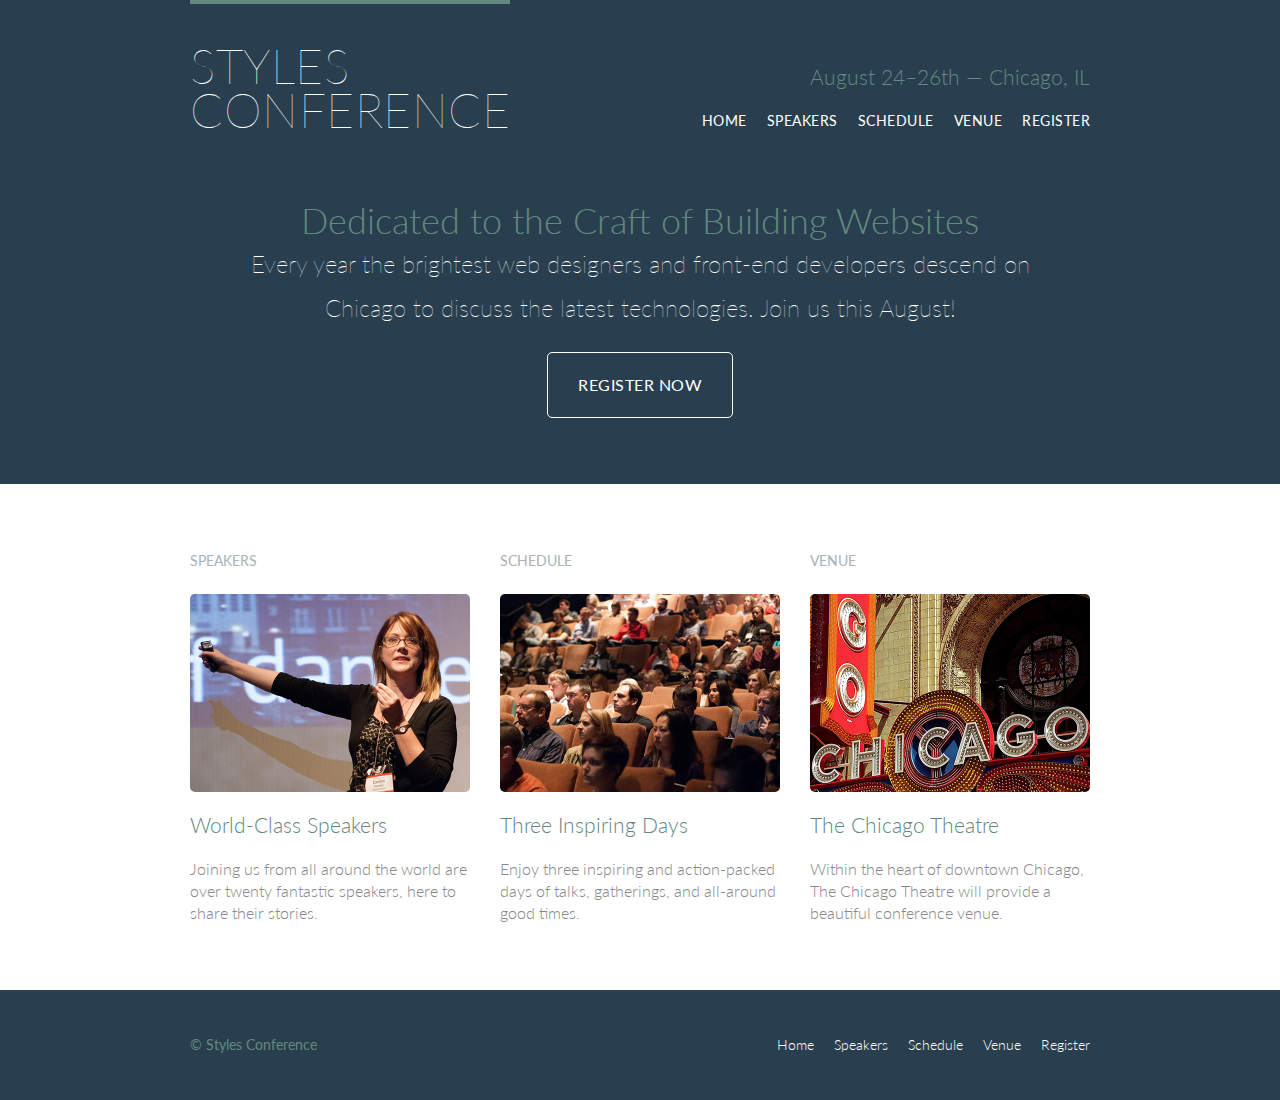
<file: index.html>
<!DOCTYPE html>
<html lang="en">

  <head>
    <meta charset="utf-8">
    <title>Styles Conference</title>
    <link rel="stylesheet" href="assets/stylesheets/main.css">
    <link rel="stylesheet" href="http://fonts.googleapis.com/css?family=Lato:100,300,400">
  </head>

  <body>

    <!-- Header -->

    <header class="primary-header container group">

      <h1 class="logo">
        <a href="index.html">Styles <br> Conference</a>
      </h1>

      <h3 class="tagline">August 24&ndash;26th &mdash; Chicago, IL</h3>

      <nav class="nav primary-nav">
        <ul>
          <li><a href="index.html">Home</a></li><!--
          --><li><a href="speakers.html">Speakers</a></li><!--
          --><li><a href="schedule.html">Schedule</a></li><!--
          --><li><a href="venue.html">Venue</a></li><!--
          --><li><a href="register.html">Register</a></li>
        </ul>
      </nav>

    </header>

    <!-- Hero -->

    <section class="hero container">

      <h2>Dedicated to the Craft of Building Websites</h2>

      <p>Every year the brightest web designers and front-end developers descend on Chicago to discuss the latest technologies. Join us this August!</p>

      <a class="btn btn-alt" href="register.html">Register Now</a>

    </section>

    <!-- Teasers -->

    <section class="row">
      <div class="grid">

        <!-- Speakers -->

        <section class="teaser col-1-3">
          <h5>Speakers</h5>
          <a href="speakers.html">
            <img src="assets/images/home/speakers.jpg" alt="Professional Speaker">
            <h3>World-Class Speakers</h3>
          </a>
          <p>Joining us from all around the world are over twenty fantastic speakers, here to share their stories.</p>
        </section><!--

        Schedule

        --><section class="teaser col-1-3">
          <h5>Schedule</h5>
          <a href="schedule.html">
            <img src="assets/images/home/schedule.jpg" alt="Conference Attendees">
            <h3>Three Inspiring Days</h3>
          </a>
          <p>Enjoy three inspiring and action-packed days of talks, gatherings, and all-around good times.</p>
        </section><!--

        Venue

        --><section class="teaser col-1-3">
          <h5>Venue</h5>
          <a href="venue.html">
            <img src="assets/images/home/venue.jpg" alt="The Chicago Theatre">
            <h3>The Chicago Theatre</h3>
          </a>
          <p>Within the heart of downtown Chicago, The Chicago Theatre will provide a beautiful conference venue.</p>
        </section>

      </div>
    </section>

    <!-- Footer -->

    <footer class="primary-footer container group">

      <small>&copy; Styles Conference</small>

      <nav class="nav">
        <ul>
          <li><a href="index.html">Home</a></li><!--
          --><li><a href="speakers.html">Speakers</a></li><!--
          --><li><a href="schedule.html">Schedule</a></li><!--
          --><li><a href="venue.html">Venue</a></li><!--
          --><li><a href="register.html">Register</a></li>
        </ul>
      </nav>

    </footer>

  </body>
</html>
</file>
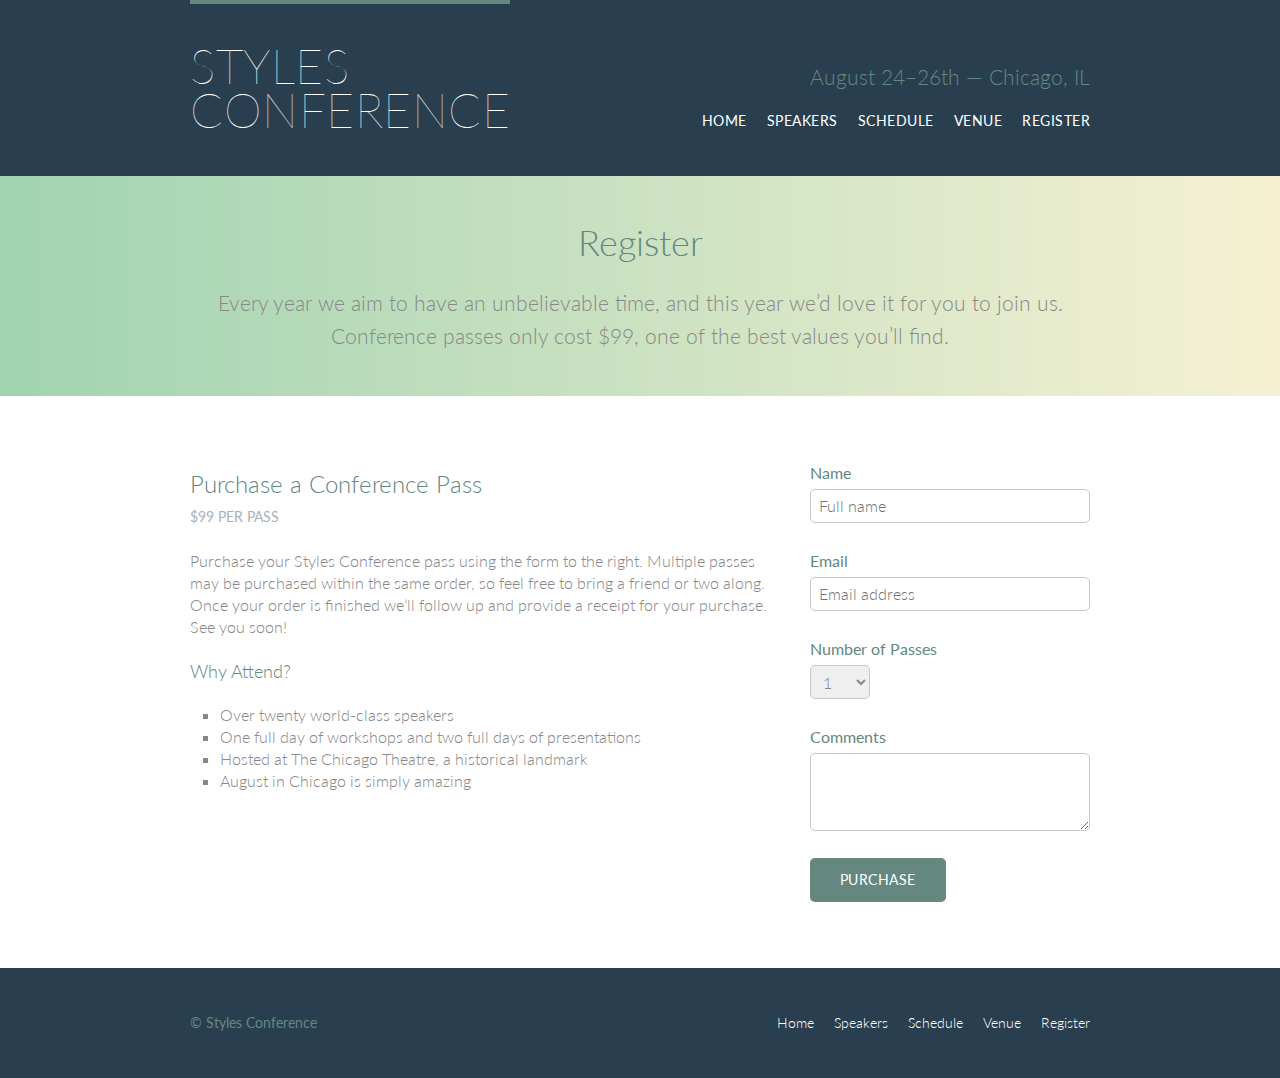
<file: register.html>
<!DOCTYPE html>
<html lang="en">

  <head>
    <meta charset="utf-8">
    <title>Register - Styles Conference</title>
    <link rel="stylesheet" href="assets/stylesheets/main.css">
    <link rel="stylesheet" href="http://fonts.googleapis.com/css?family=Lato:100,300,400">
  </head>

  <body>

    <!-- Header -->

    <header class="primary-header container group">

      <h1 class="logo">
        <a href="index.html">Styles <br> Conference</a>
      </h1>

      <h3 class="tagline">August 24&ndash;26th &mdash; Chicago, IL</h3>

      <nav class="nav primary-nav">
        <ul>
          <li><a href="index.html">Home</a></li><!--
          --><li><a href="speakers.html">Speakers</a></li><!--
          --><li><a href="schedule.html">Schedule</a></li><!--
          --><li><a href="venue.html">Venue</a></li><!--
          --><li><a href="register.html">Register</a></li>
        </ul>
      </nav>

    </header>

    <!-- Lead -->

    <section class="row-alt">
      <div class="lead container">

        <h1>Register</h1>

        <p>Every year we aim to have an unbelievable time, and this year we&#8217;d love it for you to join us. Conference passes only cost $99, one of the best values you&#8217;ll find.</p>

      </div>
    </section>

    <!-- Main content -->

    <section class="row">
      <div class="grid">

        <!-- Details -->

        <section class="col-2-3">

          <h2>Purchase a Conference Pass</h2>
          <h5>$99 per Pass</h5>

          <p>Purchase your Styles Conference pass using the form to the right. Multiple passes may be purchased within the same order, so feel free to bring a friend or two along. Once your order is finished we&#8217;ll follow up and provide a receipt for your purchase. See you soon!</p>

          <h4>Why Attend?</h4>

          <ul class="why-attend">
            <li>Over twenty world-class speakers</li>
            <li>One full day of workshops and two full days of presentations</li>
            <li>Hosted at The Chicago Theatre, a historical landmark</li>
            <li>August in Chicago is simply amazing</li>
          </ul>

        </section><!--

        Registration form

        --><form class="col-1-3" action="#" method="post">

          <fieldset class="register-group">

            <label>
              Name
              <input type="text" name="name" placeholder="Full name" required>
            </label>

            <label>
              Email
              <input type="email" name="email" placeholder="Email address" required>
            </label>

            <label>
              Number of Passes
              <select name="quantity" required>
                <option value="1" selected>1</option>
                <option value="2">2</option>
                <option value="3">3</option>
                <option value="4">4</option>
                <option value="5">5</option>
              </select>
            </label>

            <label>
              Comments
              <textarea name="comments"></textarea>
            </label>

          </fieldset>

          <input class="btn btn-default" type="submit" name="submit" value="Purchase">

        </form>

      </div>
    </section>

    <!-- Footer -->

    <footer class="primary-footer container group">

      <small>&copy; Styles Conference</small>

      <nav class="nav">
        <ul>
          <li><a href="index.html">Home</a></li><!--
          --><li><a href="speakers.html">Speakers</a></li><!--
          --><li><a href="schedule.html">Schedule</a></li><!--
          --><li><a href="venue.html">Venue</a></li><!--
          --><li><a href="register.html">Register</a></li>
        </ul>
      </nav>

    </footer>

  </body>
</html>
</file>
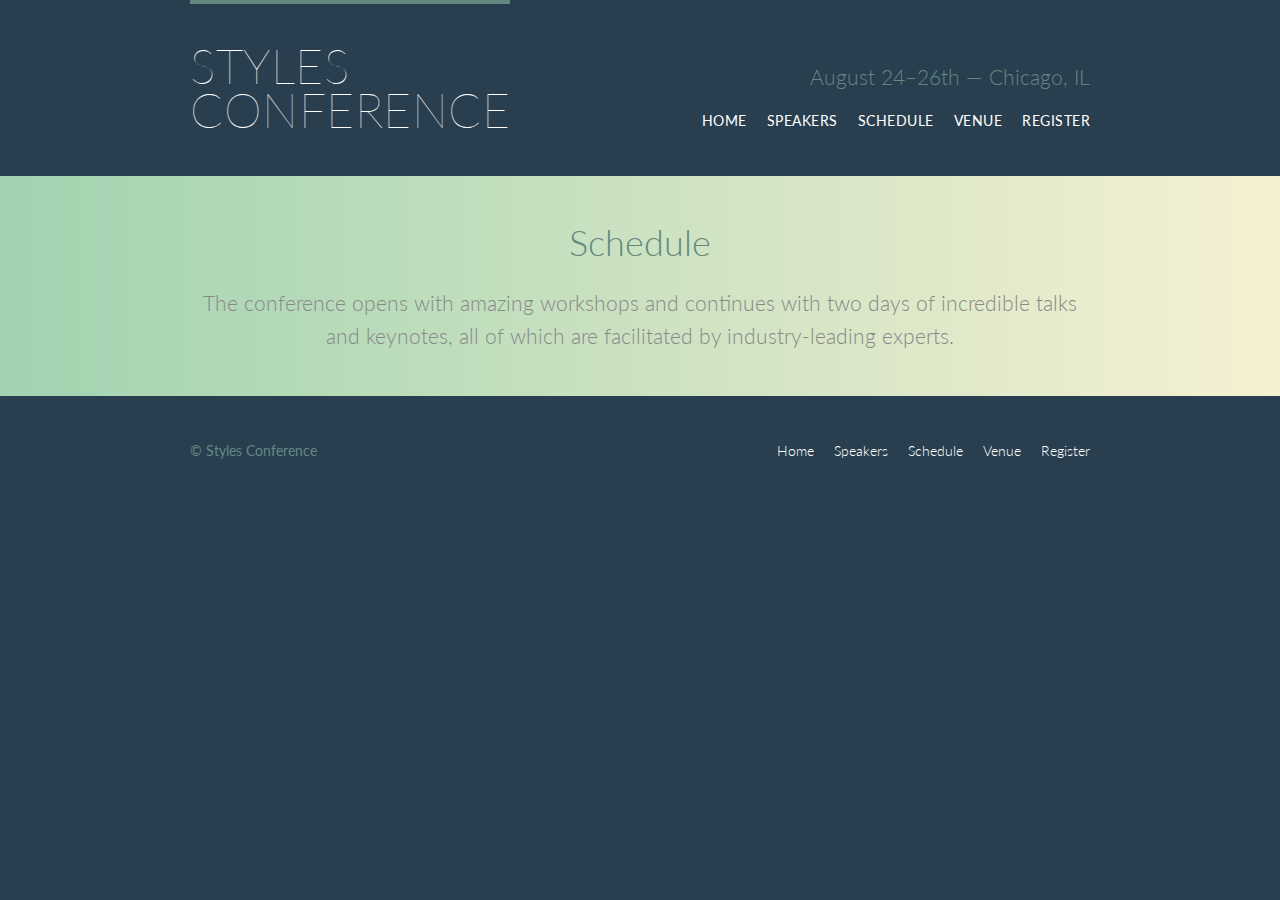
<file: schedule.html>
<!DOCTYPE html>
<html lang="en">

  <head>
    <meta charset="utf-8">
    <title>Schedule - Styles Conference</title>
    <link rel="stylesheet" href="assets/stylesheets/main.css">
    <link rel="stylesheet" href="http://fonts.googleapis.com/css?family=Lato:100,300,400">
  </head>

  <body>

    <!-- Header -->

    <header class="primary-header container group">

      <h1 class="logo">
        <a href="index.html">Styles <br> Conference</a>
      </h1>

      <h3 class="tagline">August 24&ndash;26th &mdash; Chicago, IL</h3>

      <nav class="nav primary-nav">
        <ul>
          <li><a href="index.html">Home</a></li><!--
          --><li><a href="speakers.html">Speakers</a></li><!--
          --><li><a href="schedule.html">Schedule</a></li><!--
          --><li><a href="venue.html">Venue</a></li><!--
          --><li><a href="register.html">Register</a></li>
        </ul>
      </nav>

    </header>

    <!-- Lead -->

    <section class="row-alt">
      <div class="lead container">

        <h1>Schedule</h1>

        <p>The conference opens with amazing workshops and continues with two days of incredible talks and keynotes, all of which are facilitated by industry-leading experts.</p>

      </div>
    </section>

    <!-- Footer -->

    <footer class="primary-footer container group">

      <small>&copy; Styles Conference</small>

      <nav class="nav">
        <ul>
          <li><a href="index.html">Home</a></li><!--
          --><li><a href="speakers.html">Speakers</a></li><!--
          --><li><a href="schedule.html">Schedule</a></li><!--
          --><li><a href="venue.html">Venue</a></li><!--
          --><li><a href="register.html">Register</a></li>
        </ul>
      </nav>

    </footer>

  </body>
</html>
</file>
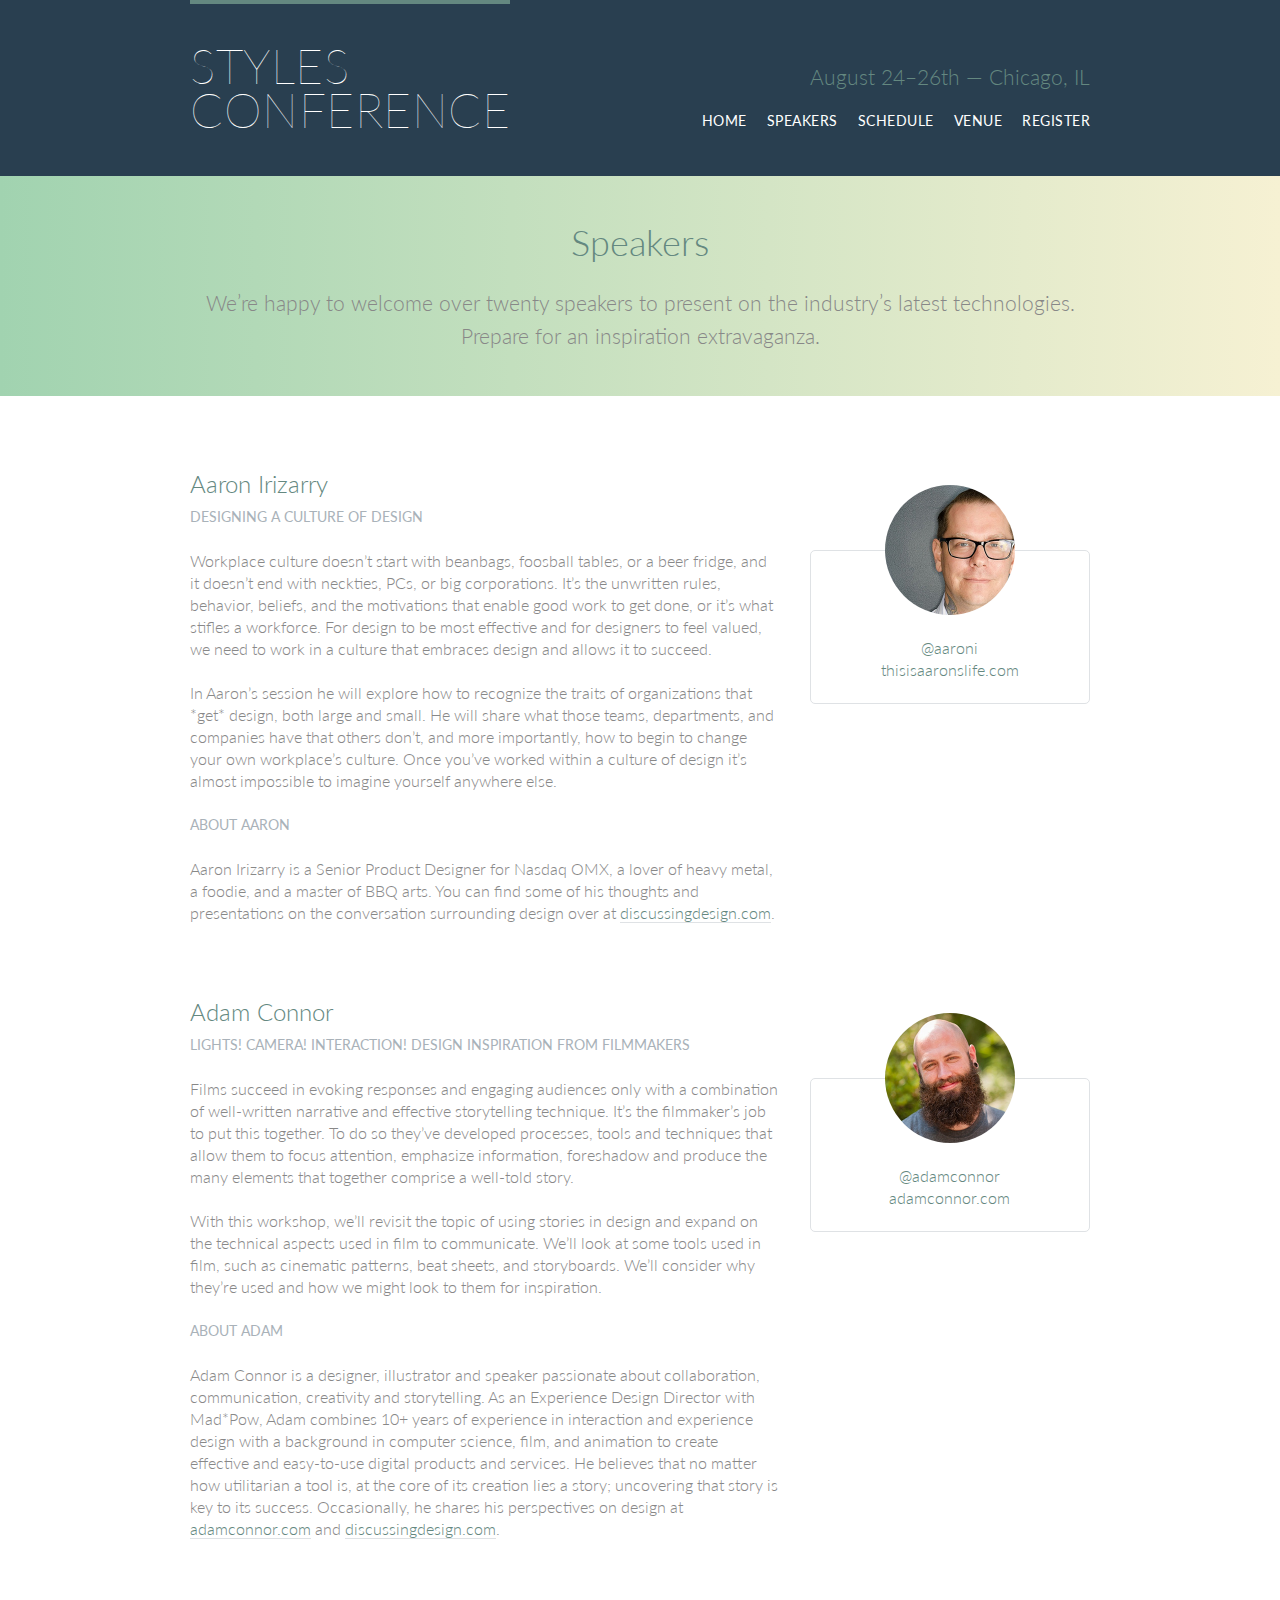
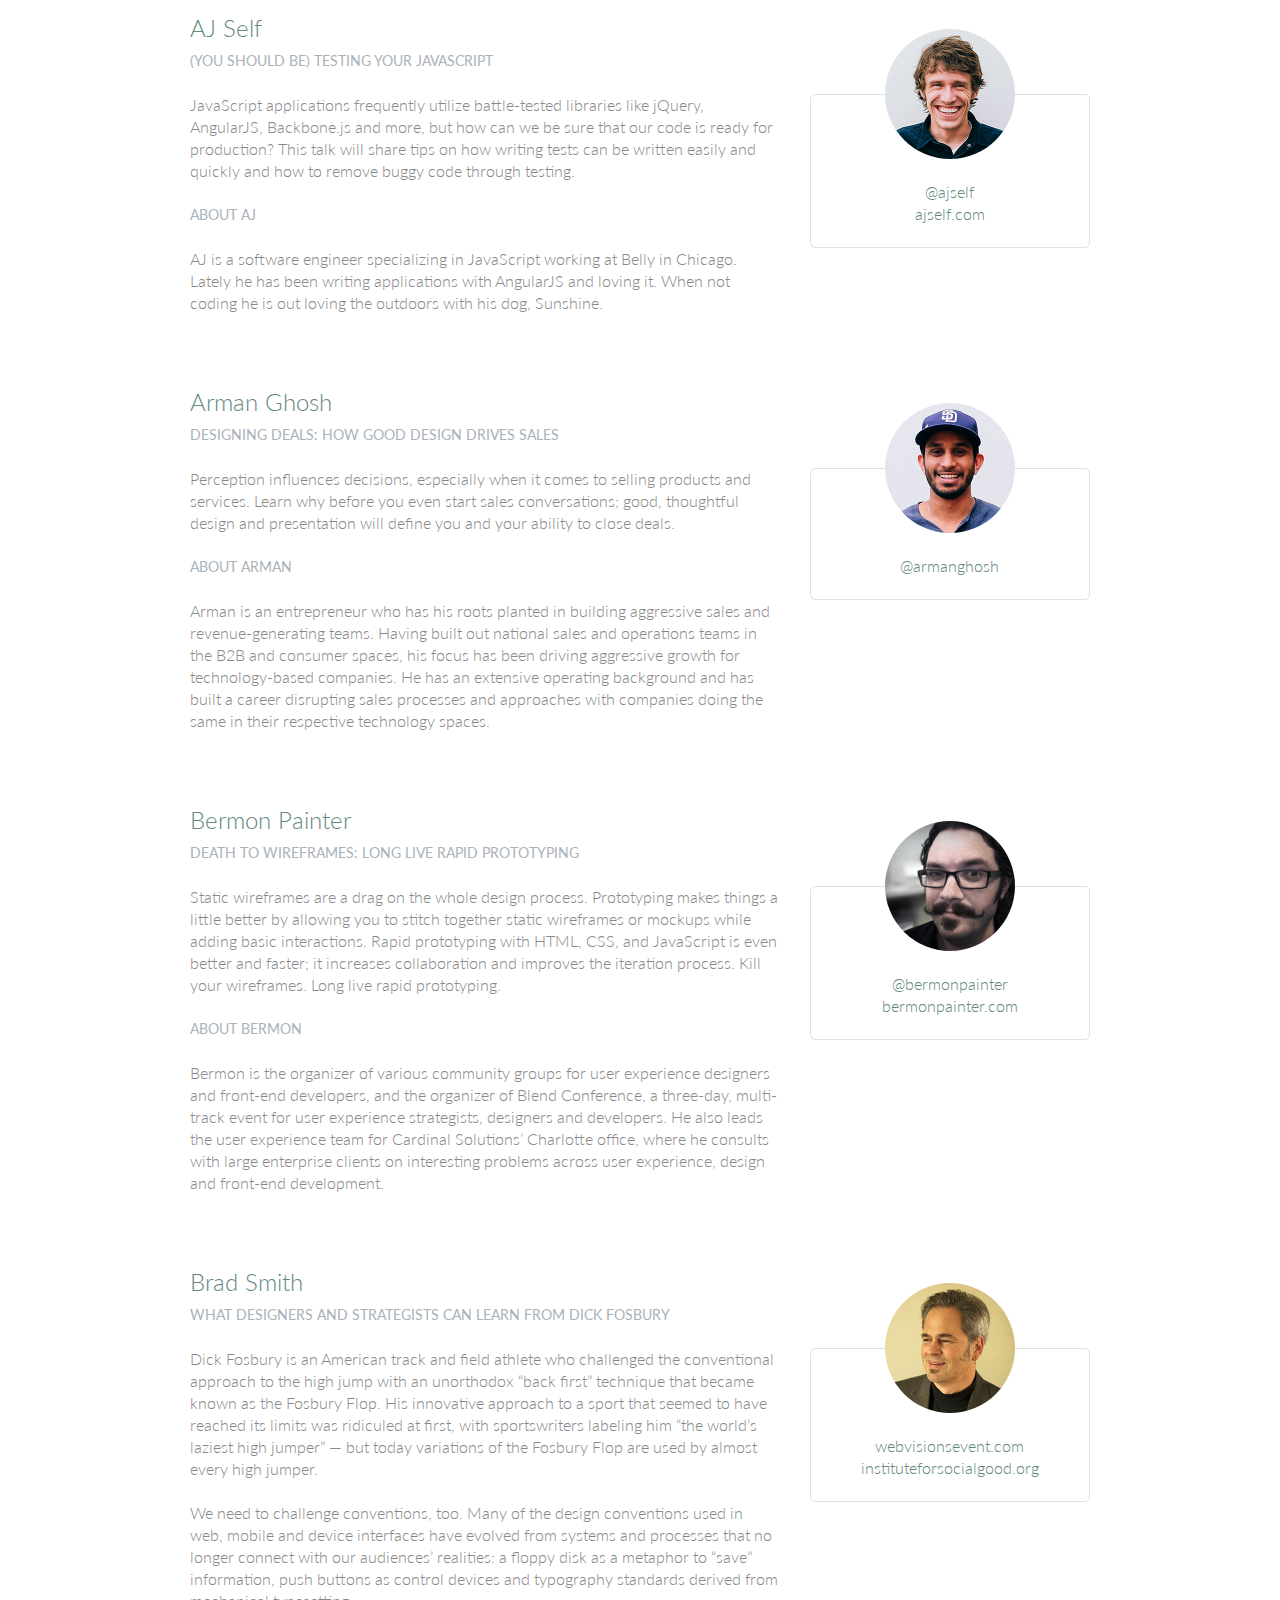
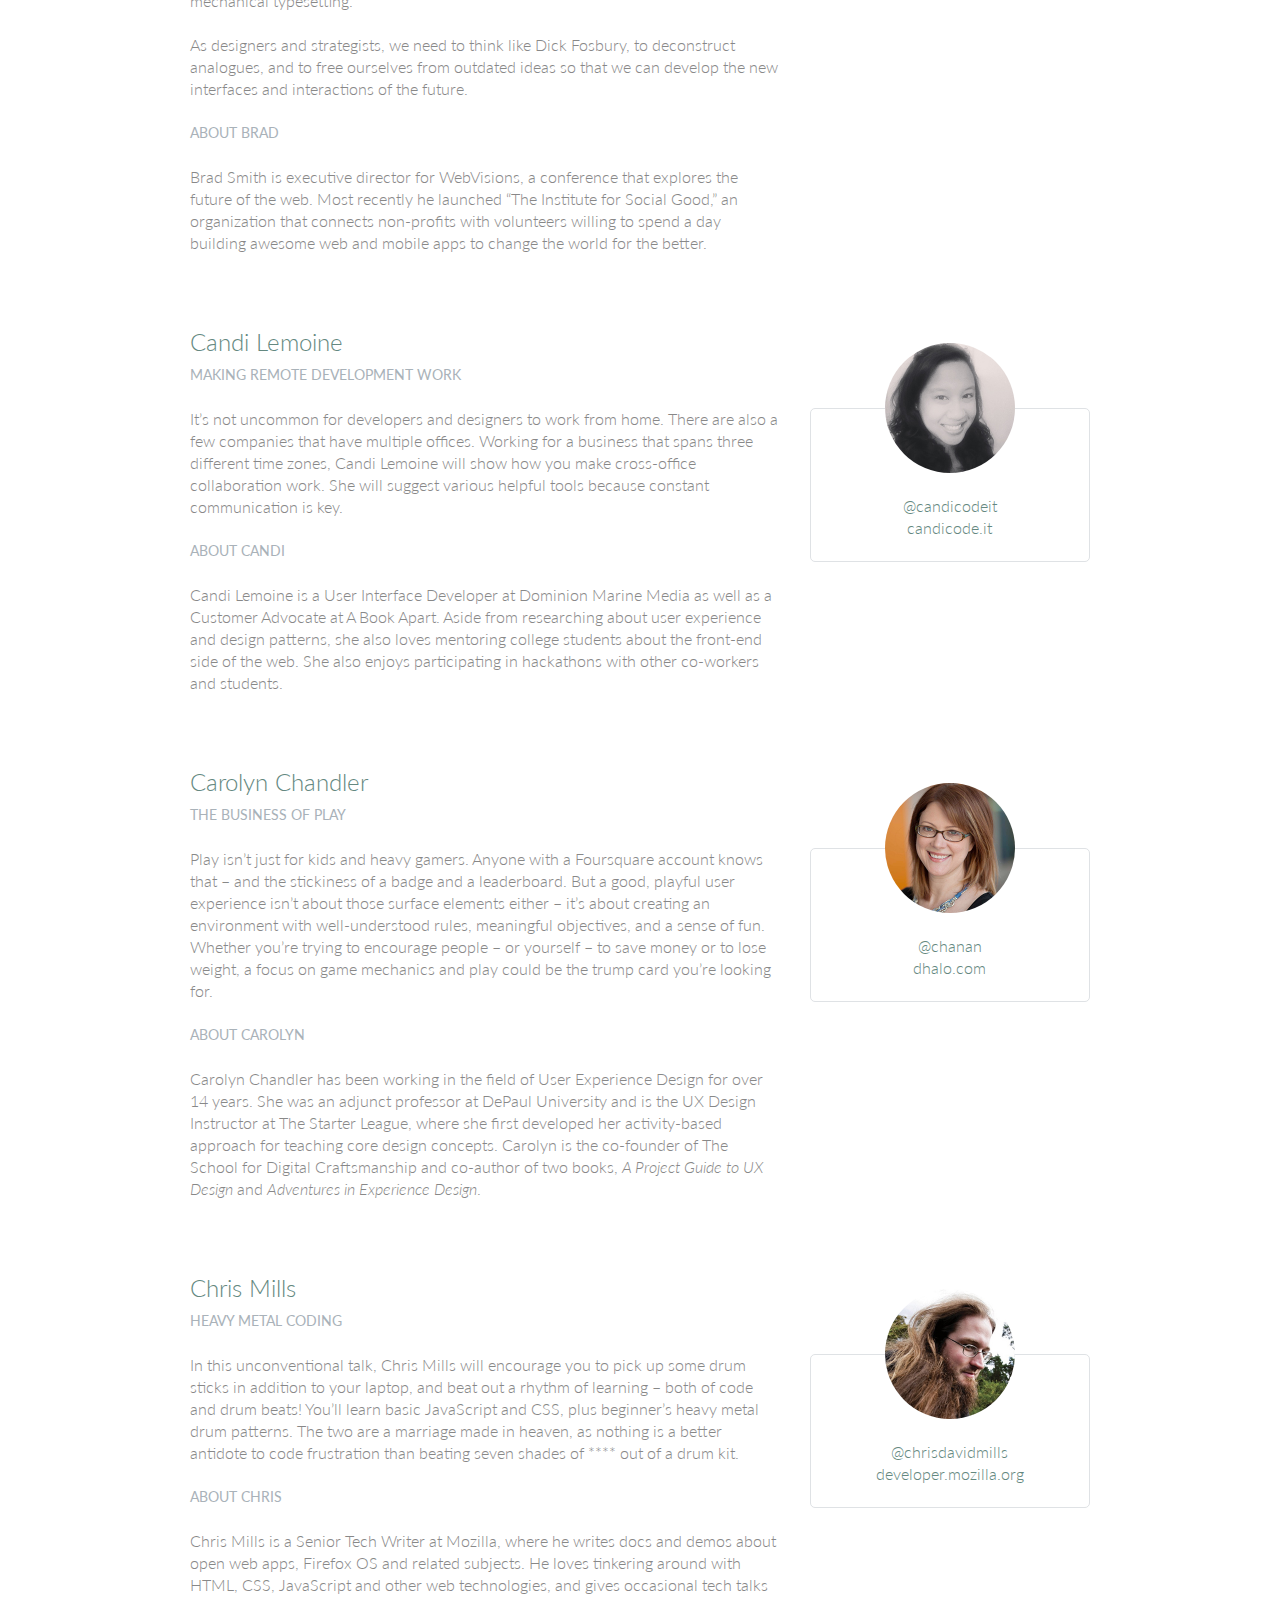
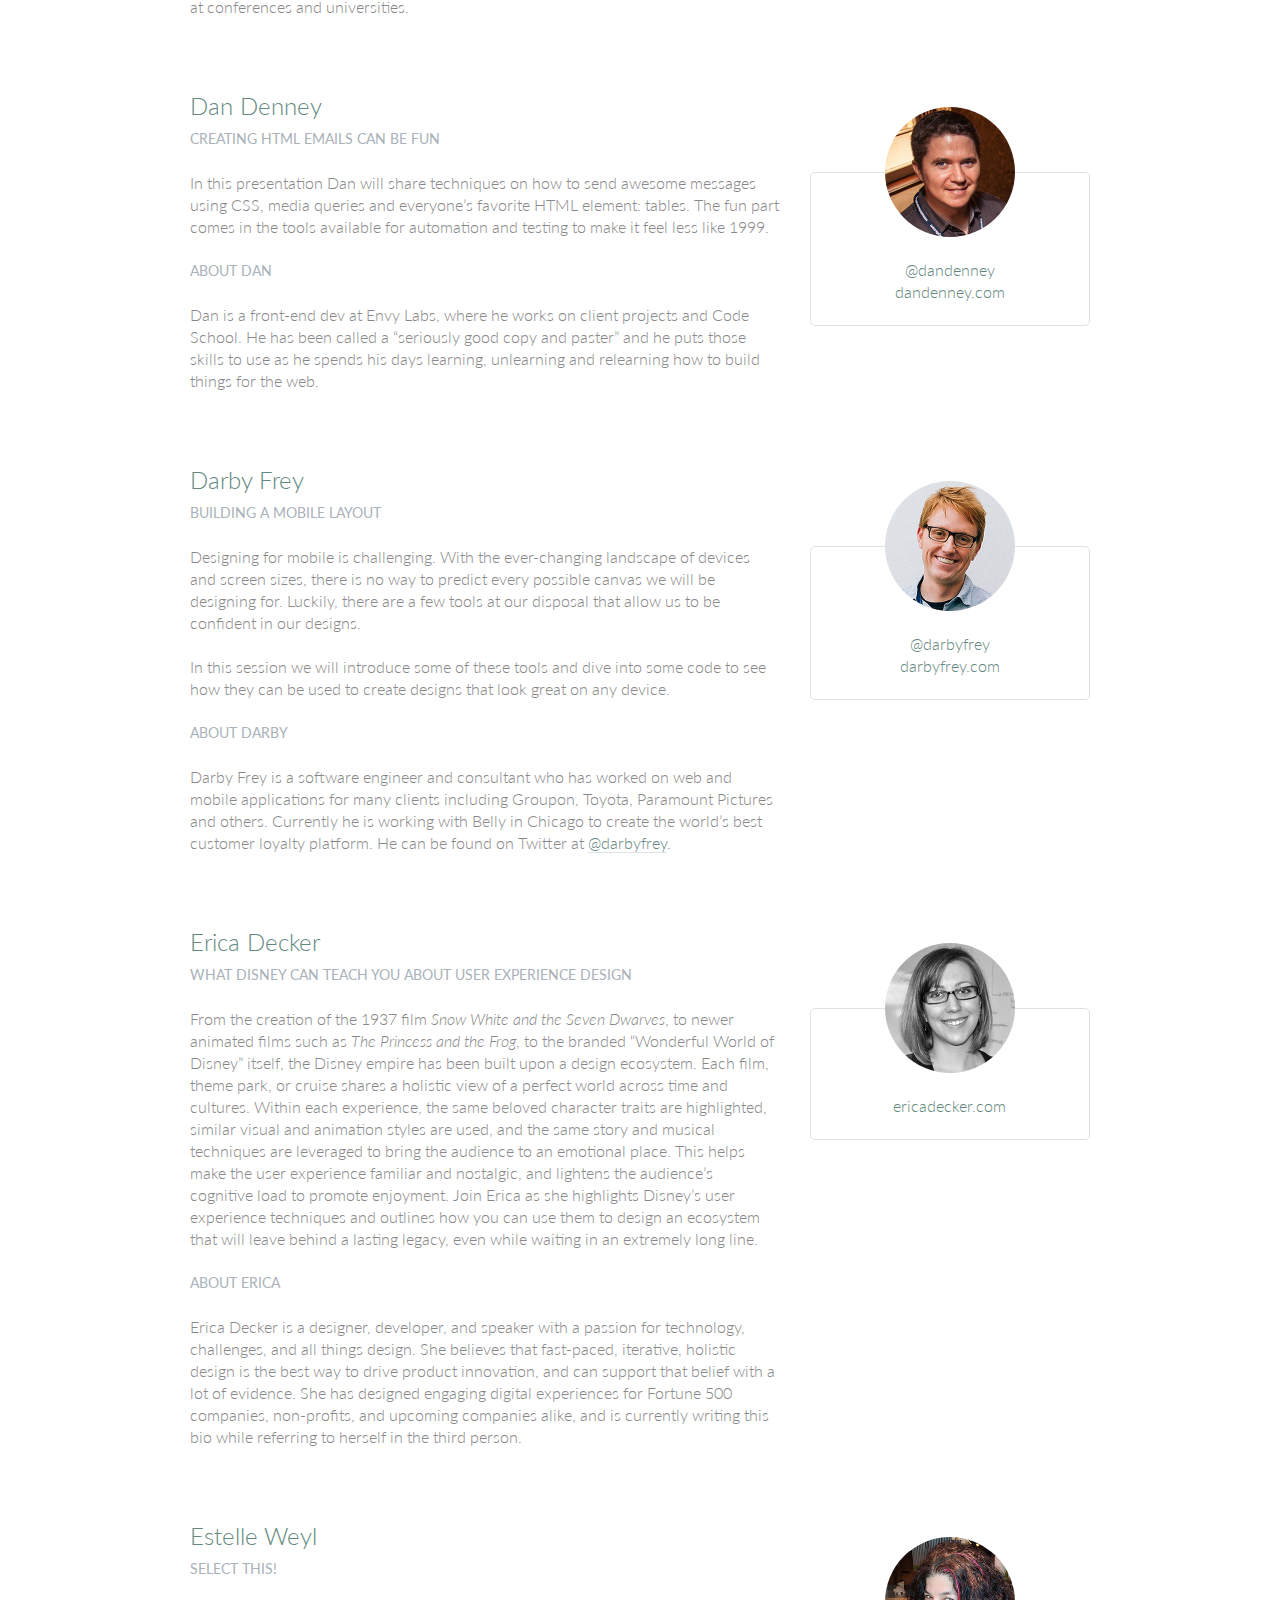
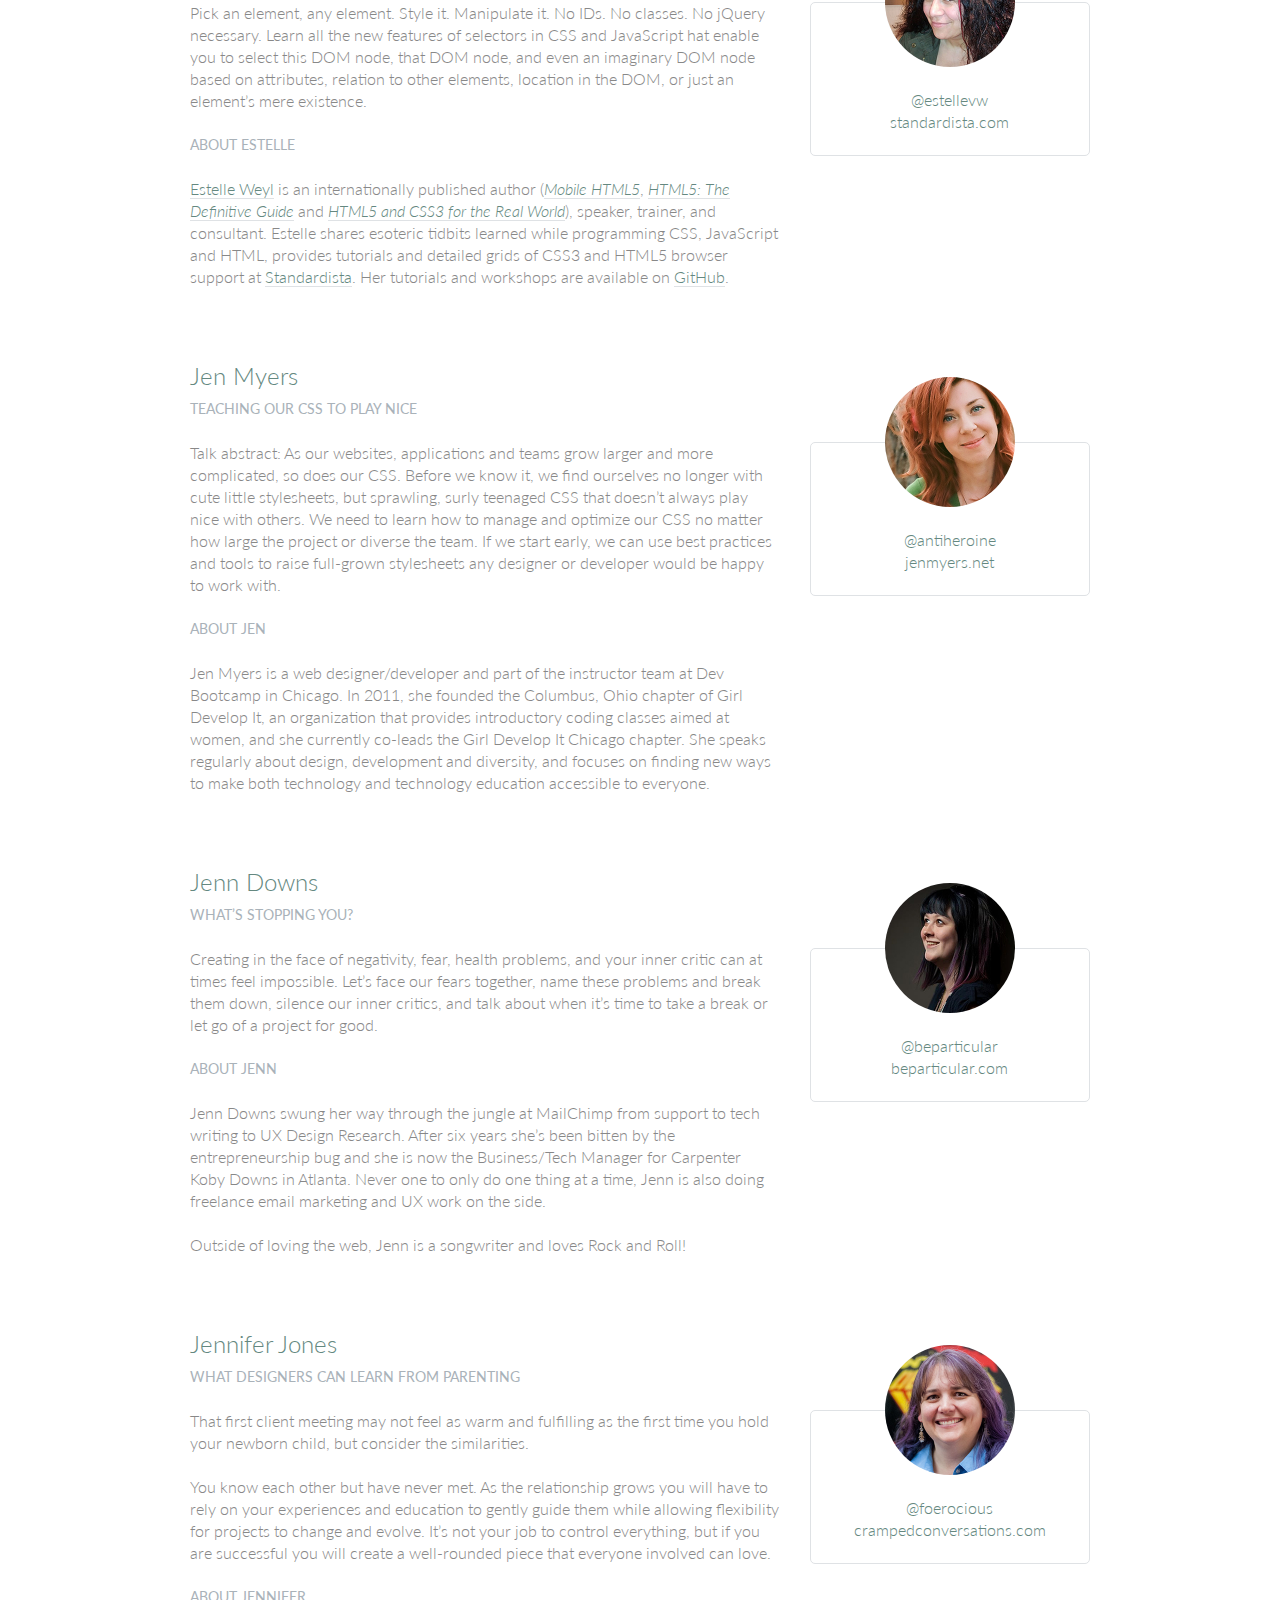
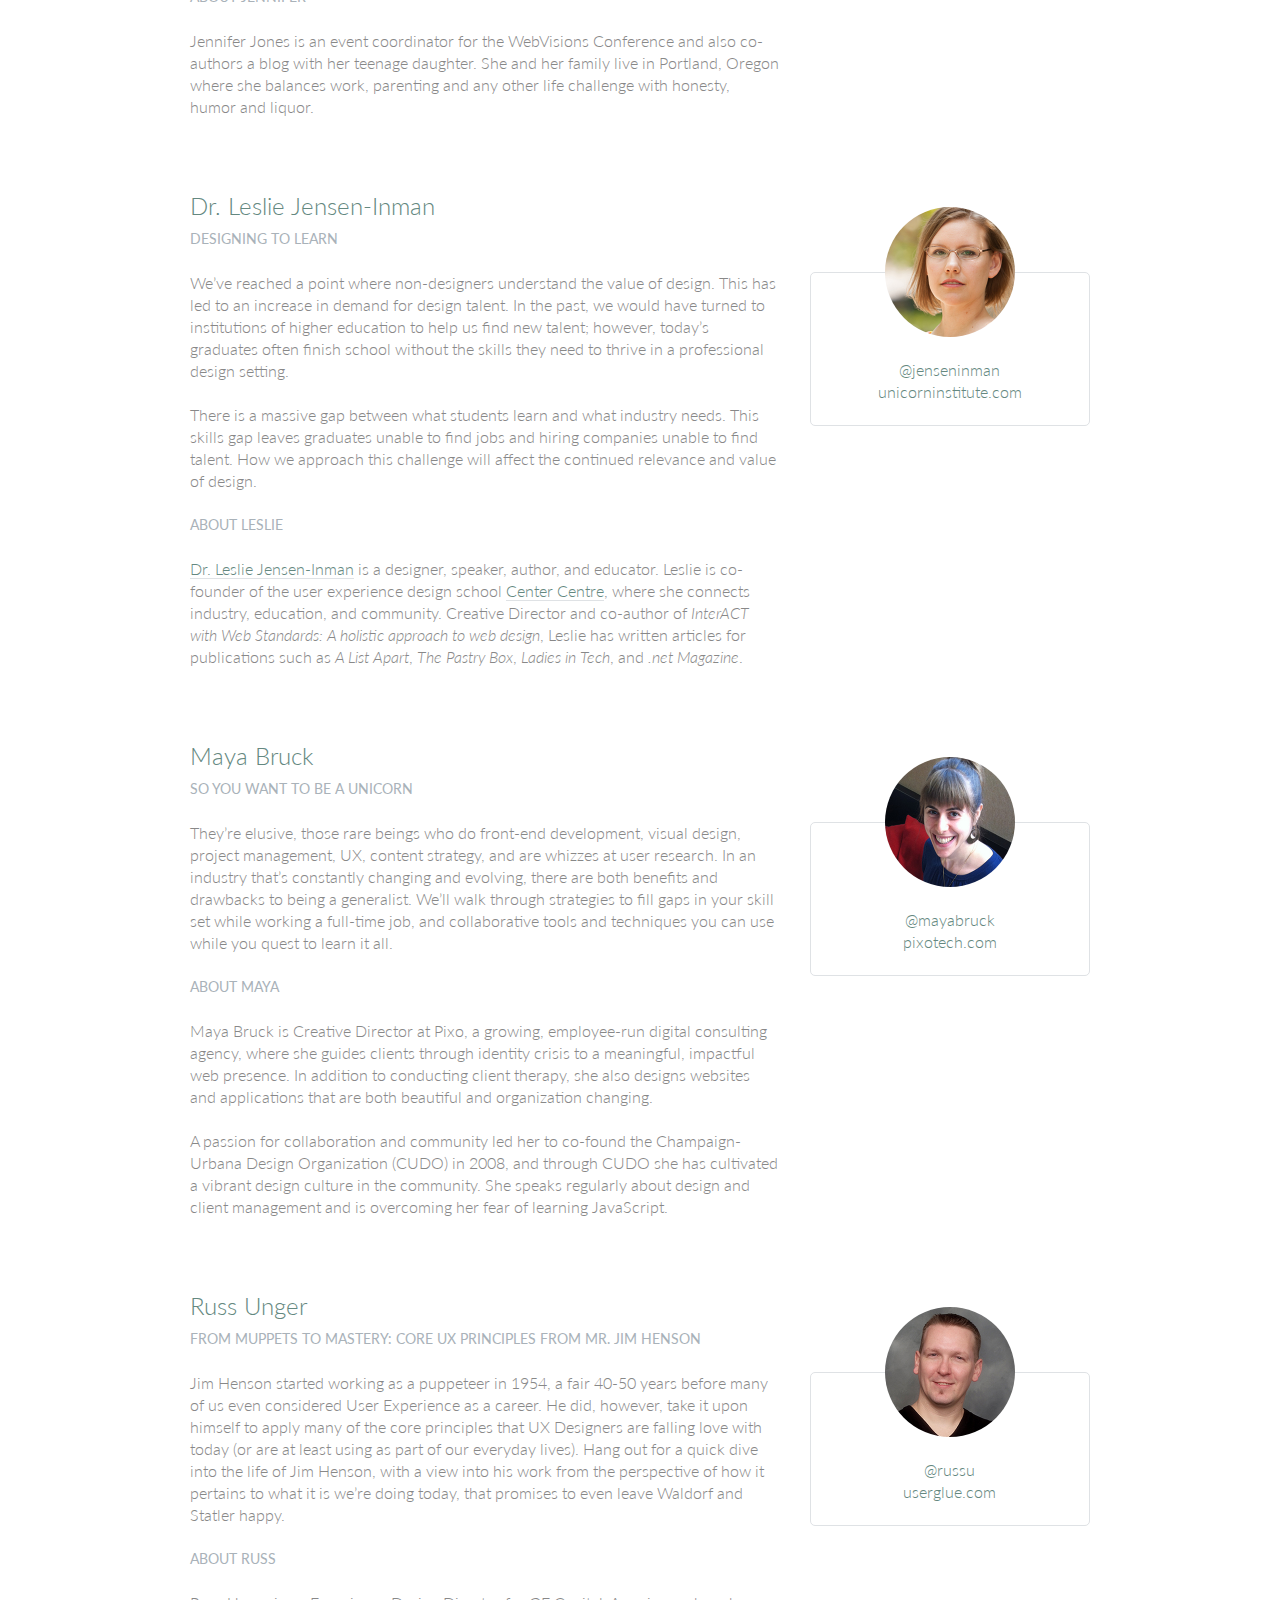
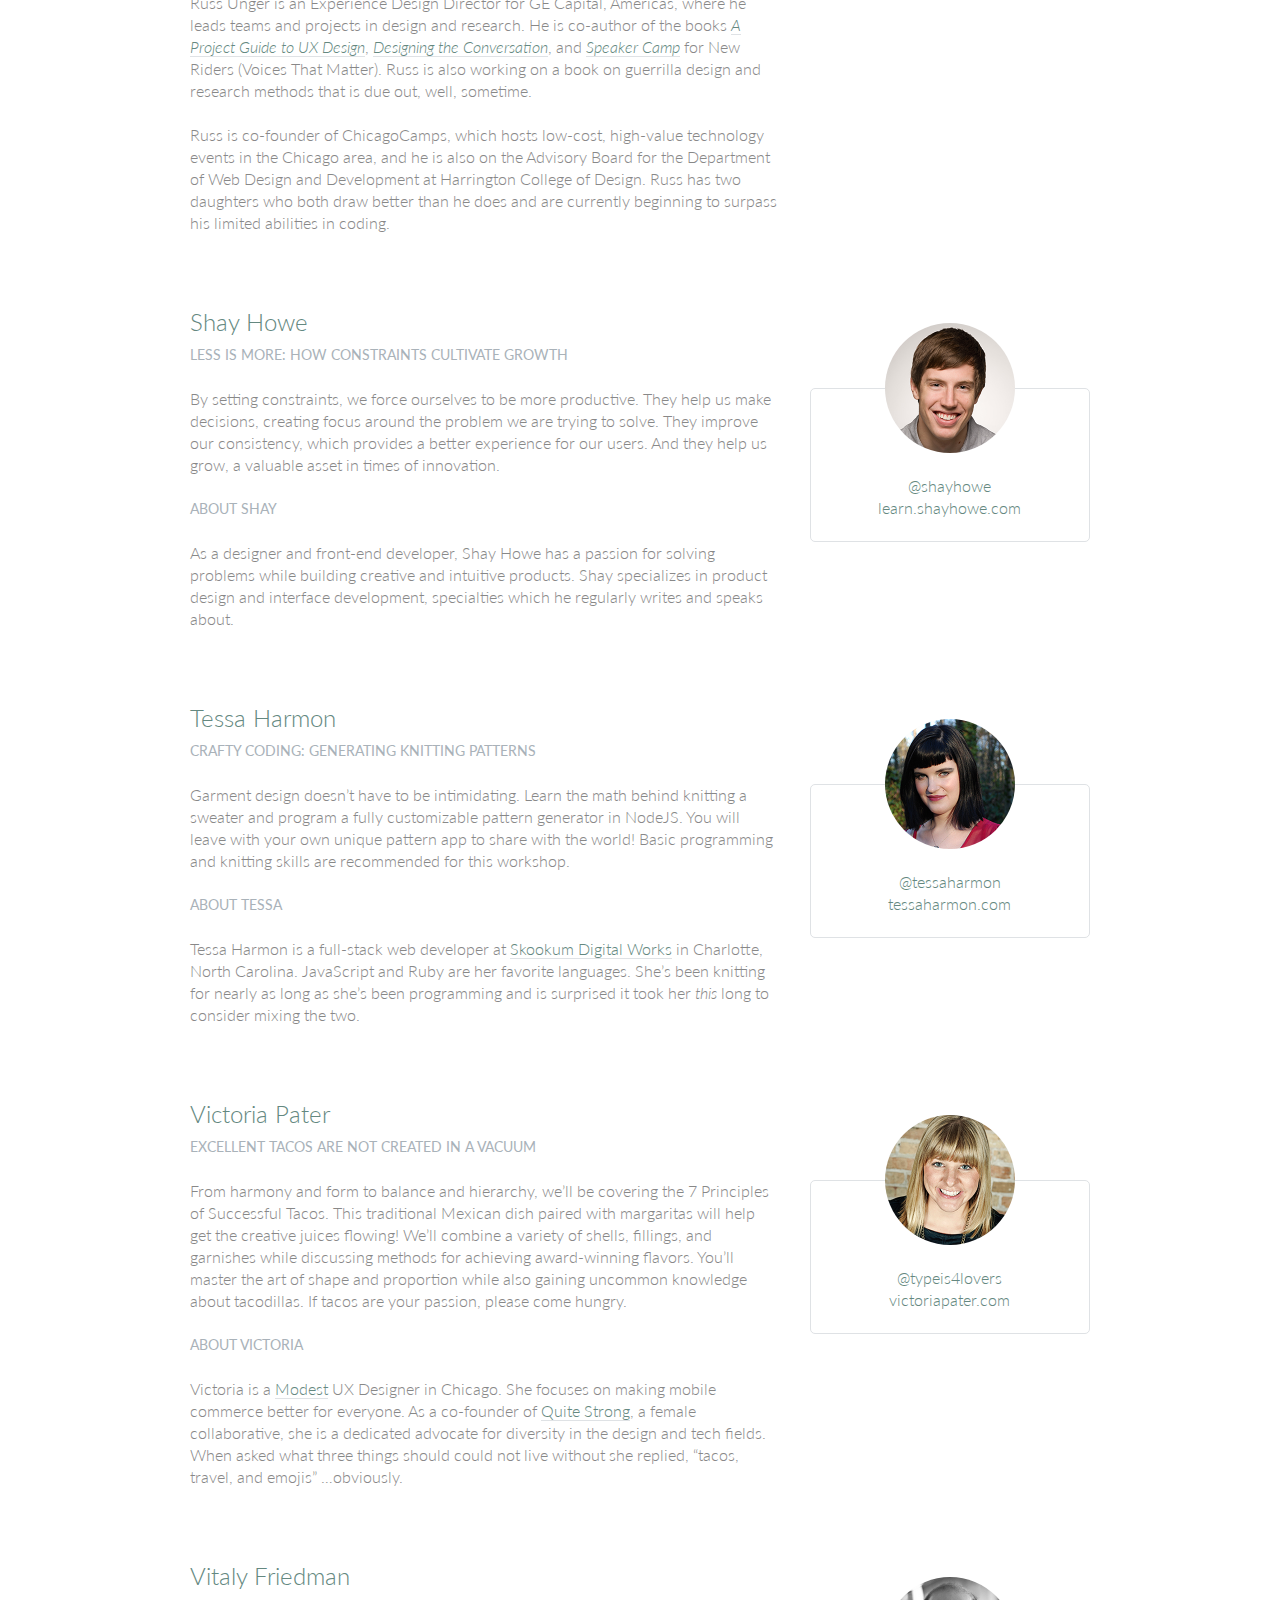
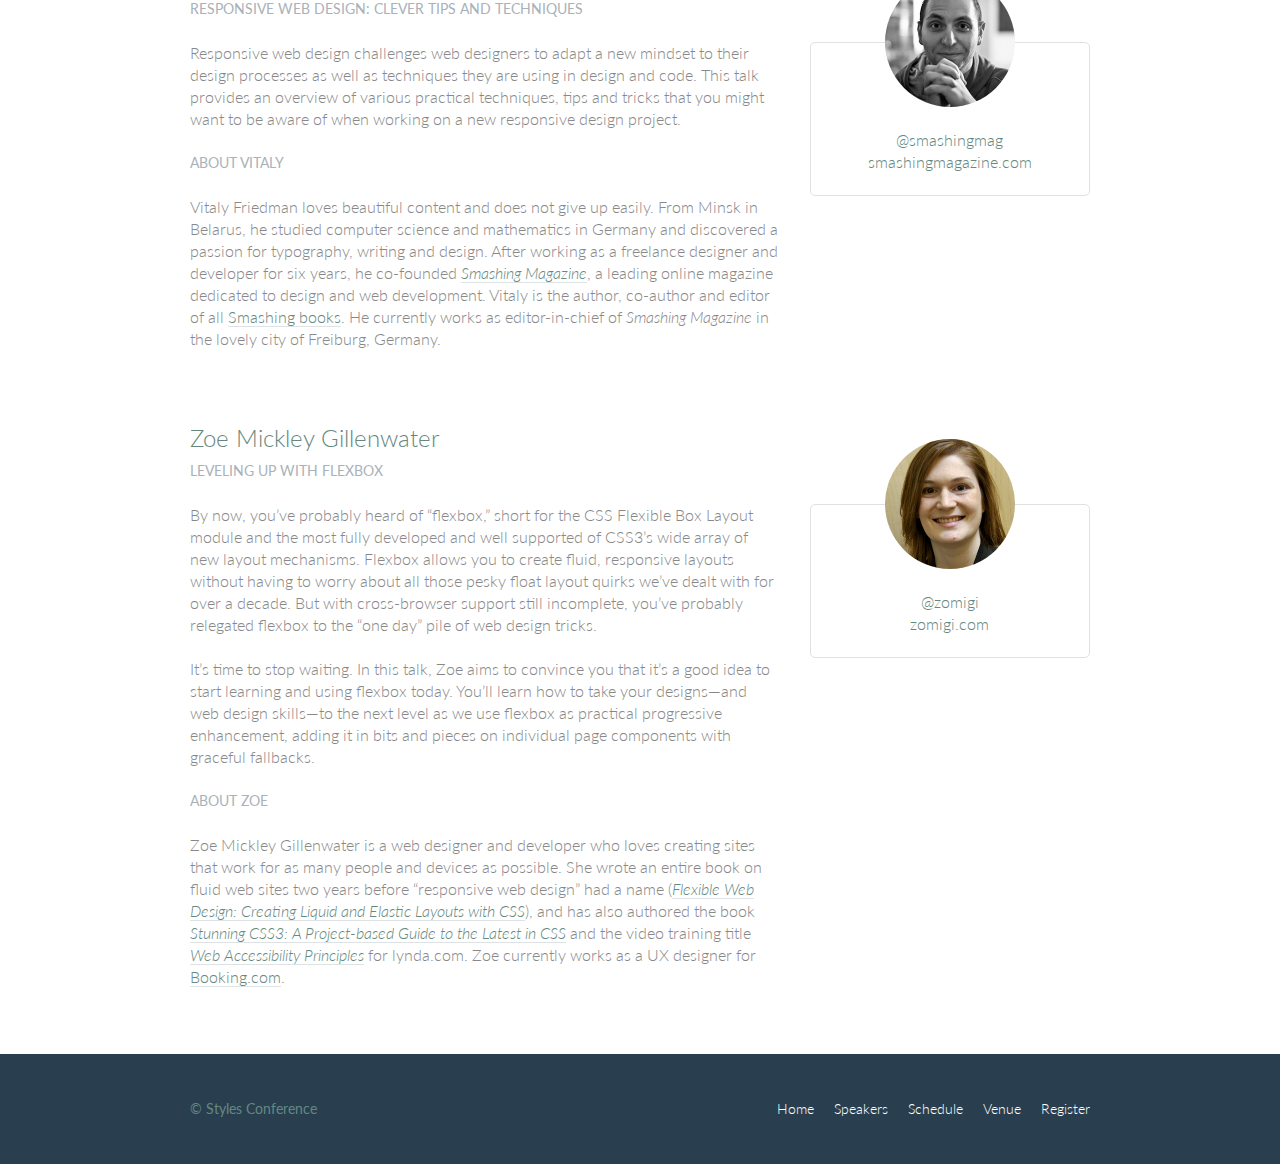
<file: speakers.html>
<!DOCTYPE html>
<html lang="en">

  <head>
    <meta charset="utf-8">
    <title>Speakers - Styles Conference</title>
    <link rel="stylesheet" href="assets/stylesheets/main.css">
    <link rel="stylesheet" href="http://fonts.googleapis.com/css?family=Lato:100,300,400">
  </head>

  <body>

    <!-- Header -->

    <header class="primary-header container group">

      <h1 class="logo">
        <a href="index.html">Styles <br> Conference</a>
      </h1>

      <h3 class="tagline">August 24&ndash;26th &mdash; Chicago, IL</h3>

      <nav class="nav primary-nav">
        <ul>
          <li><a href="index.html">Home</a></li><!--
          --><li><a href="speakers.html">Speakers</a></li><!--
          --><li><a href="schedule.html">Schedule</a></li><!--
          --><li><a href="venue.html">Venue</a></li><!--
          --><li><a href="register.html">Register</a></li>
        </ul>
      </nav>

    </header>

    <!-- Lead -->

    <section class="row-alt">
      <div class="lead container">

        <h1>Speakers</h1>

        <p>We&#8217;re happy to welcome over twenty speakers to present on the industry&#8217;s latest technologies. Prepare for an inspiration extravaganza.</p>

      </div>
    </section>

    <!-- Main content -->

    <section class="row">
      <div class="grid">

        <!-- Aaron Irizarry -->

        <section class="speaker" id="aaron-irizarry">

          <div class="col-2-3">

            <h2>Aaron Irizarry</h2>
            <h5>Designing a Culture of Design</h5>

            <p>Workplace culture doesn&#8217;t start with beanbags, foosball tables, or a beer fridge, and it doesn&#8217;t end with neckties, PCs, or big corporations. It&#8217;s the unwritten rules, behavior, beliefs, and the motivations that enable good work to get done, or it&#8217;s what stifles a workforce. For design to be most effective and for designers to feel valued, we need to work in a culture that embraces design and allows it to succeed.</p>

            <p>In Aaron&#8217;s session he will explore how to recognize the traits of organizations that *get* design, both large and small. He will share what those teams, departments, and companies have that others don&#8217;t, and more importantly, how to begin to change your own workplace&#8217;s culture. Once you&#8217;ve worked within a culture of design it&#8217;s almost impossible to imagine yourself anywhere else.</p>

            <h5>About Aaron</h5>

            <p>Aaron Irizarry is a Senior Product Designer for Nasdaq OMX, a lover of heavy metal, a foodie, and a master of BBQ arts. You can find some of his thoughts and presentations on the conversation surrounding design over at <a href="http://www.discussingdesign.com/">discussingdesign.com</a>.</p>

          </div><!--

          --><aside class="col-1-3">
            <div class="speaker-info">

              <img src="assets/images/speakers/aaron-irizarry.jpg" alt="Aaron Irizarry">

              <ul>
                <li><a href="https://twitter.com/aaroni">@aaroni</a></li>
                <li><a href="http://www.thisisaaronslife.com/">thisisaaronslife.com</a></li>
              </ul>

            </div>
          </aside>

        </section>

        <!-- Adam Connor -->

        <section class="speaker" id="adam-connor">

          <div class="col-2-3">

            <h2>Adam Connor</h2>
            <h5>Lights! Camera! Interaction! Design Inspiration from Filmmakers</h5>

            <p>Films succeed in evoking responses and engaging audiences only with a combination of well-written narrative and effective storytelling technique. It&#8217;s the filmmaker&#8217;s job to put this together. To do so they&#8217;ve developed processes, tools and techniques that allow them to focus attention, emphasize information, foreshadow and produce the many elements that together comprise a well-told story.</p>

            <p>With this workshop, we&#8217;ll revisit the topic of using stories in design and expand on the technical aspects used in film to communicate. We&#8217;ll look at some tools used in film, such as cinematic patterns, beat sheets, and storyboards. We&#8217;ll consider why they&#8217;re used and how we might look to them for inspiration.</p>

            <h5>About Adam</h5>

            <p>Adam Connor is a designer, illustrator and speaker passionate about collaboration, communication, creativity and storytelling. As an Experience Design Director with Mad*Pow, Adam combines 10+ years of experience in interaction and experience design with a background in computer science, film, and animation to create effective and easy-to-use digital products and services. He believes that no matter how utilitarian a tool is, at the core of its creation lies a story; uncovering that story is key to its success. Occasionally, he shares his perspectives on design at <a href="http://adamconnor.com/">adamconnor.com</a> and <a href="http://www.discussingdesign.com/">discussingdesign.com</a>.</p>

          </div><!--

          --><aside class="col-1-3">
            <div class="speaker-info">

              <img src="assets/images/speakers/adam-connor.jpg" alt="Adam Connor">

              <ul>
                <li><a href="https://twitter.com/adamconnor">@adamconnor</a></li>
                <li><a href="http://adamconnor.com/">adamconnor.com</a></li>
              </ul>

            </div>
          </aside>

        </section>

        <!-- AJ Self -->

        <section class="speaker" id="aj-self">

          <div class="col-2-3">

            <h2>AJ Self</h2>
            <h5>(You Should Be) Testing Your JavaScript</h5>

            <p>JavaScript applications frequently utilize battle-tested libraries like jQuery, AngularJS, Backbone.js and more, but how can we be sure that our code is ready for production? This talk will share tips on how writing tests can be written easily and quickly and how to remove buggy code through testing.</p>

            <h5>About AJ</h5>

            <p>AJ is a software engineer specializing in JavaScript working at Belly in Chicago. Lately he has been writing applications with AngularJS and loving it. When not coding he is out loving the outdoors with his dog, Sunshine.</p>

          </div><!--

          --><aside class="col-1-3">
            <div class="speaker-info">

              <img src="assets/images/speakers/aj-self.jpg" alt="AJ Self">

              <ul>
                <li><a href="https://twitter.com/ajself">@ajself</a></li>
                <li><a href="http://www.ajself.com/">ajself.com</a></li>
              </ul>

            </div>
          </aside>

        </section>

        <!-- Arman Ghosh -->

        <section class="speaker" id="arman-ghosh">

          <div class="col-2-3">

            <h2>Arman Ghosh</h2>
            <h5>Designing Deals: How Good Design Drives Sales</h5>

            <p>Perception influences decisions, especially when it comes to selling products and services. Learn why before you even start sales conversations; good, thoughtful design and presentation will define you and your ability to close deals.</p>

            <h5>About Arman</h5>

            <p>Arman is an entrepreneur who has his roots planted in building aggressive sales and revenue-generating teams. Having built out national sales and operations teams in the B2B and consumer spaces, his focus has been driving aggressive growth for technology-based companies. He has an extensive operating background and has built a career disrupting sales processes and approaches with companies doing the same in their respective technology spaces.</p>

          </div><!--

          --><aside class="col-1-3">
            <div class="speaker-info">

              <img src="assets/images/speakers/arman-ghosh.jpg" alt="Arman Ghosh">

              <ul>
                <li><a href="https://twitter.com/armanghosh">@armanghosh</a></li>
              </ul>

            </div>
          </aside>

        </section>

        <!-- Bermon Painter -->

        <section class="speaker" id="bermon-painter">

          <div class="col-2-3">

            <h2>Bermon Painter</h2>
            <h5>Death to Wireframes: Long Live Rapid Prototyping</h5>

            <p>Static wireframes are a drag on the whole design process. Prototyping makes things a little better by allowing you to stitch together static wireframes or mockups while adding basic interactions. Rapid prototyping with HTML, CSS, and JavaScript is even better and faster; it increases collaboration and improves the iteration process. Kill your wireframes. Long live rapid prototyping.</p>

            <h5>About Bermon</h5>

            <p>Bermon is the organizer of various community groups for user experience designers and front-end developers, and the organizer of Blend Conference, a three-day, multi-track event for user experience strategists, designers and developers. He also leads the user experience team for Cardinal Solutions&#8217; Charlotte office, where he consults with large enterprise clients on interesting problems across user experience, design and front-end development.</p>

          </div><!--

          --><aside class="col-1-3">
            <div class="speaker-info">

              <img src="assets/images/speakers/bermon-painter.jpg" alt="Bermon Painter">

              <ul>
                <li><a href="https://twitter.com/bermonpainter">@bermonpainter</a></li>
                <li><a href="http://bermonpainter.com/">bermonpainter.com</a></li>
              </ul>

            </div>
          </aside>

        </section>

        <!-- Brad Smith -->

        <section class="speaker" id="brad-smith">

          <div class="col-2-3">

            <h2>Brad Smith</h2>
            <h5>What Designers and Strategists Can Learn from Dick Fosbury</h5>

            <p>Dick Fosbury is an American track and field athlete who challenged the conventional approach to the high jump with an unorthodox &#8220;back first&#8221; technique that became known as the Fosbury Flop. His innovative approach to a sport that seemed to have reached its limits was ridiculed at first, with sportswriters labeling him &#8220;the world&#8217;s laziest high jumper&#8221; &#8212; but today variations of the Fosbury Flop are used by almost every high jumper.</p>

            <p>We need to challenge conventions, too. Many of the design conventions used in web, mobile and device interfaces have evolved from systems and processes that no longer connect with our audiences&#8217; realities: a floppy disk as a metaphor to &#8220;save&#8221; information, push buttons as control devices and typography standards derived from mechanical typesetting.</p>

            <p>As designers and strategists, we need to think like Dick Fosbury, to deconstruct analogues, and to free ourselves from outdated ideas so that we can develop the new interfaces and interactions of the future.</p>

            <h5>About Brad</h5>

            <p>Brad Smith is executive director for WebVisions, a conference that explores the future of the web. Most recently he launched &#8220;The Institute for Social Good,&#8221; an organization that connects non-profits with volunteers willing to spend a day building awesome web and mobile apps to change the world for the better.</p>

          </div><!--

          --><aside class="col-1-3">
            <div class="speaker-info">

              <img src="assets/images/speakers/brad-smith.jpg" alt="Brad Smith">

              <ul>
                <li><a href="http://www.webvisionsevent.com/">webvisionsevent.com</a></li>
                <li><a href="http://www.instituteforsocialgood.org/">instituteforsocialgood.org</a></li>
              </ul>

            </div>
          </aside>

        </section>

        <!-- Candi Lemoine -->

        <section class="speaker" id="candi-lemoine">

          <div class="col-2-3">

            <h2>Candi Lemoine</h2>
            <h5>Making Remote Development Work</h5>

            <p>It&#8217;s not uncommon for developers and designers to work from home. There are also a few companies that have multiple offices. Working for a business that spans three different time zones, Candi Lemoine will show how you make cross-office collaboration work. She will suggest various helpful tools because constant communication is key.</p>

            <h5>About Candi</h5>

            <p>Candi Lemoine is a User Interface Developer at Dominion Marine Media as well as a Customer Advocate at A Book Apart. Aside from researching about user experience and design patterns, she also loves mentoring college students about the front-end side of the web. She also enjoys participating in hackathons with other co-workers and students.</p>

          </div><!--

          --><aside class="col-1-3">
            <div class="speaker-info">

              <img src="assets/images/speakers/candi-lemoine.jpg" alt="Candi Lemoine">

              <ul>
                <li><a href="https://twitter.com/candicodeit">@candicodeit</a></li>
                <li><a href="http://candicode.it/">candicode.it</a></li>
              </ul>

            </div>
          </aside>

        </section>

        <!-- Carolyn Chandler -->

        <section class="speaker" id="carolyn-chandler">

          <div class="col-2-3">

            <h2>Carolyn Chandler</h2>
            <h5>The Business of Play</h5>

            <p>Play isn&#8217;t just for kids and heavy gamers. Anyone with a Foursquare account knows that &#8211; and the stickiness of a badge and a leaderboard. But a good, playful user experience isn&#8217;t about those surface elements either &#8211; it&#8217;s about creating an environment with well-understood rules, meaningful objectives, and a sense of fun. Whether you&#8217;re trying to encourage people &#8211; or yourself &#8211; to save money or to lose weight, a focus on game mechanics and play could be the trump card you&#8217;re looking for.</p>

            <h5>About Carolyn</h5>

            <p>Carolyn Chandler has been working in the field of User Experience Design for over 14 years. She was an adjunct professor at DePaul University and is the UX Design Instructor at The Starter League, where she first developed her activity-based approach for teaching core design concepts. Carolyn is the co-founder of The School for Digital Craftsmanship and co-author of two books, <cite>A Project Guide to UX Design</cite> and <cite>Adventures in Experience Design</cite>.</p>

          </div><!--

          --><aside class="col-1-3">
            <div class="speaker-info">

              <img src="assets/images/speakers/carolyn-chandler.jpg" alt="Carolyn Chandler">

              <ul>
                <li><a href="https://twitter.com/chanan">@chanan</a></li>
                <li><a href="http://www.dhalo.com/">dhalo.com</a></li>
              </ul>

            </div>
          </aside>

        </section>

        <!-- Chris Mills -->

        <section class="speaker" id="chris-mills">

          <div class="col-2-3">

            <h2>Chris Mills</h2>
            <h5>Heavy Metal Coding</h5>

            <p>In this unconventional talk, Chris Mills will encourage you to pick up some drum sticks in addition to your laptop, and beat out a rhythm of learning &#8211; both of code and drum beats! You&#8217;ll learn basic JavaScript and CSS, plus beginner&#8217;s heavy metal drum patterns. The two are a marriage made in heaven, as nothing is a better antidote to code frustration than beating seven shades of **** out of a drum kit.</p>

            <h5>About Chris</h5>

            <p>Chris Mills is a Senior Tech Writer at Mozilla, where he writes docs and demos about open web apps, Firefox OS and related subjects. He loves tinkering around with HTML, CSS, JavaScript and other web technologies, and gives occasional tech talks at conferences and universities.</p>

          </div><!--

          --><aside class="col-1-3">
            <div class="speaker-info">

              <img src="assets/images/speakers/chris-mills.jpg" alt="Chris Mills">

              <ul>
                <li><a href="https://twitter.com/chrisdavidmills">@chrisdavidmills</a></li>
                <li><a href="https://developer.mozilla.org/">developer.mozilla.org</a></li>
              </ul>

            </div>
          </aside>

        </section>

        <!-- Dan Denney -->

        <section class="speaker" id="dan-denney">

          <div class="col-2-3">

            <h2>Dan Denney</h2>
            <h5>Creating HTML Emails Can Be Fun</h5>

            <p>In this presentation Dan will share techniques on how to send awesome messages using CSS, media queries and everyone&#8217;s favorite HTML element: tables. The fun part comes in the tools available for automation and testing to make it feel less like 1999.</p>

            <h5>About Dan</h5>

            <p>Dan is a front-end dev at Envy Labs, where he works on client projects and Code School. He has been called a &#8220;seriously good copy and paster&#8221; and he puts those skills to use as he spends his days learning, unlearning and relearning how to build things for the web.</p>

          </div><!--

          --><aside class="col-1-3">
            <div class="speaker-info">

              <img src="assets/images/speakers/dan-denney.jpg" alt="Dan Denney">

              <ul>
                <li><a href="https://twitter.com/dandenney">@dandenney</a></li>
                <li><a href="http://dandenney.com/">dandenney.com</a></li>
              </ul>

            </div>
          </aside>

        </section>

        <!-- Darby Frey -->

        <section class="speaker" id="darby-frey">

          <div class="col-2-3">

            <h2>Darby Frey</h2>
            <h5>Building a Mobile Layout</h5>

            <p>Designing for mobile is challenging. With the ever-changing landscape of devices and screen sizes, there is no way to predict every possible canvas we will be designing for. Luckily, there are a few tools at our disposal that allow us to be confident in our designs.</p>

            <p>In this session we will introduce some of these tools and dive into some code to see how they can be used to create designs that look great on any device.</p>

            <h5>About Darby</h5>

            <p>Darby Frey is a software engineer and consultant who has worked on web and mobile applications for many clients including Groupon, Toyota, Paramount Pictures and others. Currently he is working with Belly in Chicago to create the world&#8217;s best customer loyalty platform. He can be found on Twitter at <a href="https://twitter.com/darbyfrey">@darbyfrey</a>.</p>

          </div><!--

          --><aside class="col-1-3">
            <div class="speaker-info">

              <img src="assets/images/speakers/darby-frey.jpg" alt="Darby Frey">

              <ul>
                <li><a href="https://twitter.com/darbyfrey">@darbyfrey</a></li>
                <li><a href="http://darbyfrey.com/">darbyfrey.com</a></li>
              </ul>

            </div>
          </aside>

        </section>

        <!-- Erica Decker -->

        <section class="speaker" id="erica-decker">

          <div class="col-2-3">

            <h2>Erica Decker</h2>
            <h5>What Disney Can Teach You about User Experience Design</h5>

            <p>From the creation of the 1937 film <cite>Snow White and the Seven Dwarves</cite>, to newer animated films such as <cite>The Princess and the Frog</cite>, to the branded &#8220;Wonderful World of Disney&#8221; itself, the Disney empire has been built upon a design ecosystem. Each film, theme park, or cruise shares a holistic view of a perfect world across time and cultures. Within each experience, the same beloved character traits are highlighted, similar visual and animation styles are used, and the same story and musical techniques are leveraged to bring the audience to an emotional place. This helps make the user experience familiar and nostalgic, and lightens the audience&#8217;s cognitive load to promote enjoyment. Join Erica as she highlights Disney&#8217;s user experience techniques and outlines how you can use them to design an ecosystem that will leave behind a lasting legacy, even while waiting in an extremely long line.</p>

            <h5>About Erica</h5>

            <p>Erica Decker is a designer, developer, and speaker with a passion for technology, challenges, and all things design. She believes that fast-paced, iterative, holistic design is the best way to drive product innovation, and can support that belief with a lot of evidence. She has designed engaging digital experiences for Fortune 500 companies, non-profits, and upcoming companies alike, and is currently writing this bio while referring to herself in the third person.</p>

          </div><!--

          --><aside class="col-1-3">
            <div class="speaker-info">

              <img src="assets/images/speakers/erica-decker.jpg" alt="Erica Decker">

              <ul>
                <li><a href="http://ericadecker.com/">ericadecker.com</a></li>
              </ul>

            </div>
          </aside>

        </section>

        <!-- Estelle Weyl -->

        <section class="speaker" id="estelle-weyl">

          <div class="col-2-3">

            <h2>Estelle Weyl</h2>
            <h5>Select This!</h5>

            <p>Pick an element, any element. Style it. Manipulate it. No IDs. No classes. No jQuery necessary. Learn all the new features of selectors in CSS and JavaScript hat enable you to select this DOM node, that DOM node, and even an imaginary DOM node based on attributes, relation to other elements, location in the DOM, or just an element&#8217;s mere existence.</p>

            <h5>About Estelle</h5>

            <p><a href="https://twitter.com/estellevw">Estelle Weyl</a> is an internationally published author (<cite><a href="http://shop.oreilly.com/product/0636920021711.do">Mobile HTML5</a></cite>, <cite><a href="http://shop.oreilly.com/product/0636920018063.do">HTML5: The Definitive Guide</a></cite> and <cite><a href="http://shop.oreilly.com/product/9780980846904.do">HTML5 and CSS3 for the Real World</a></cite>), speaker, trainer, and consultant. Estelle shares esoteric tidbits learned while programming CSS, JavaScript and HTML, provides tutorials and detailed grids of CSS3 and HTML5 browser support at <a href="http://www.standardista.com/">Standardista</a>. Her tutorials and workshops are available on <a href="http://estelle.github.io/">GitHub</a>.</p>

          </div><!--

          --><aside class="col-1-3">
            <div class="speaker-info">

              <img src="assets/images/speakers/estelle-weyl.jpg" alt="Estelle Weyl">

              <ul>
                <li><a href="https://twitter.com/estellevw">@estellevw</a></li>
                <li><a href="http://standardista.com/">standardista.com</a></li>
              </ul>

            </div>
          </aside>

        </section>

        <!-- Jen Myers -->

        <section class="speaker" id="jen-myers">

          <div class="col-2-3">

            <h2>Jen Myers</h2>
            <h5>Teaching Our CSS to Play Nice</h5>

            <p>Talk abstract: As our websites, applications and teams grow larger and more complicated, so does our CSS. Before we know it, we find ourselves no longer with cute little stylesheets, but sprawling, surly teenaged CSS that doesn&#8217;t always play nice with others. We need to learn how to manage and optimize our CSS no matter how large the project or diverse the team. If we start early, we can use best practices and tools to raise full-grown stylesheets any designer or developer would be happy to work with.</p>

            <h5>About Jen</h5>

            <p>Jen Myers is a web designer/developer and part of the instructor team at Dev Bootcamp in Chicago. In 2011, she founded the Columbus, Ohio chapter of Girl Develop It, an organization that provides introductory coding classes aimed at women, and she currently co-leads the Girl Develop It Chicago chapter. She speaks regularly about design, development and diversity, and focuses on finding new ways to make both technology and technology education accessible to everyone.</p>

          </div><!--

          --><aside class="col-1-3">
            <div class="speaker-info">

              <img src="assets/images/speakers/jen-myers.jpg" alt="Jen Myers">

              <ul>
                <li><a href="https://twitter.com/antiheroine">@antiheroine</a></li>
                <li><a href="http://jenmyers.net/">jenmyers.net</a></li>
              </ul>

            </div>
          </aside>

        </section>

        <!-- Jenn Downs -->

        <section class="speaker" id="jenn-downs">

          <div class="col-2-3">

            <h2>Jenn Downs</h2>
            <h5>What&#8217;s Stopping You?</h5>

            <p>Creating in the face of negativity, fear, health problems, and your inner critic can at times feel impossible. Let&#8217;s face our fears together, name these problems and break them down, silence our inner critics, and talk about when it&#8217;s time to take a break or let go of a project for good.</p>

            <h5>About Jenn</h5>

            <p>Jenn Downs swung her way through the jungle at MailChimp from support to tech writing to UX Design Research. After six years she&#8217;s been bitten by the entrepreneurship bug and she is now the Business/Tech Manager for Carpenter Koby Downs in Atlanta. Never one to only do one thing at a time, Jenn is also doing freelance email marketing and UX work on the side.</p>

            <p>Outside of loving the web, Jenn is a songwriter and loves Rock and Roll!</p>

          </div><!--

          --><aside class="col-1-3">
            <div class="speaker-info">

              <img src="assets/images/speakers/jenn-downs.jpg" alt="Jenn Downs">

              <ul>
                <li><a href="https://twitter.com/beparticular">@beparticular</a></li>
                <li><a href="http://beparticular.com/">beparticular.com</a></li>
              </ul>

            </div>
          </aside>

        </section>

        <!-- Jennifer Jones -->

        <section class="speaker" id="jennifer-jones">

          <div class="col-2-3">

            <h2>Jennifer Jones</h2>
            <h5>What Designers Can Learn from Parenting</h5>

            <p>That first client meeting may not feel as warm and fulfilling as the first time you hold your newborn child, but consider the similarities.</p>

            <p>You know each other but have never met. As the relationship grows you will have to rely on your experiences and education to gently guide them while allowing flexibility for projects to change and evolve. It&#8217;s not your job to control everything, but if you are successful you will create a well-rounded piece that everyone involved can love.</p>

            <h5>About Jennifer</h5>

            <p>Jennifer Jones is an event coordinator for the WebVisions Conference and also co-authors a blog with her teenage daughter. She and her family live in Portland, Oregon where she balances work, parenting and any other life challenge with honesty, humor and liquor.</p>

          </div><!--

          --><aside class="col-1-3">
            <div class="speaker-info">

              <img src="assets/images/speakers/jennifer-jones.jpg" alt="Jennifer Jones">

              <ul>
                <li><a href="https://twitter.com/Foerocious">@foerocious</a></li>
                <li><a href="http://crampedconversations.com/">crampedconversations.com</a></li>
              </ul>

            </div>
          </aside>

        </section>

        <!-- Leslie Jensen-Inman -->

        <section class="speaker" id="leslie-jensen-inman">

          <div class="col-2-3">

            <h2>Dr. Leslie Jensen-Inman</h2>
            <h5>Designing to Learn</h5>

            <p>We&#8217;ve reached a point where non-designers understand the value of design. This has led to an increase in demand for design talent. In the past, we would have turned to institutions of higher education to help us find new talent; however, today&#8217;s graduates often finish school without the skills they need to thrive in a professional design setting.</p>

            <p>There is a massive gap between what students learn and what industry needs. This skills gap leaves graduates unable to find jobs and hiring companies unable to find talent. How we approach this challenge will affect the continued relevance and value of design.</p>

            <h5>About Leslie</h5>

            <p><a href="http://www.jenseninman.com">Dr. Leslie Jensen-Inman</a> is a designer, speaker, author, and educator. Leslie is co-founder of the user experience design school <a href="http://www.centercentre.com">Center Centre</a>, where she connects industry, education, and community. Creative Director and co-author of <cite>InterACT with Web Standards: A holistic approach to web design</cite>, Leslie has written articles for publications such as <cite>A List Apart</cite>, <cite>The Pastry Box</cite>, <cite>Ladies in Tech</cite>, and <cite>.net Magazine</cite>.</p>

          </div><!--

          --><aside class="col-1-3">
            <div class="speaker-info">

              <img src="assets/images/speakers/leslie-jensen-inman.jpg" alt="Leslie Jensen-Inman">

              <ul>
                <li><a href="https://twitter.com/jenseninman">@jenseninman</a></li>
                <li><a href="http://unicorninstitute.com/">unicorninstitute.com</a></li>
              </ul>

            </div>
          </aside>

        </section>

        <!-- Maya Bruck -->

        <section class="speaker" id="maya-bruck">

          <div class="col-2-3">

            <h2>Maya Bruck</h2>
            <h5>So You Want to Be a Unicorn</h5>

            <p>They&#8217;re elusive, those rare beings who do front-end development, visual design, project management, UX, content strategy, and are whizzes at user research. In an industry that&#8217;s constantly changing and evolving, there are both benefits and drawbacks to being a generalist. We&#8217;ll walk through strategies to fill gaps in your skill set while working a full-time job, and collaborative tools and techniques you can use while you quest to learn it all.</p>

            <h5>About Maya</h5>

            <p>Maya Bruck is Creative Director at Pixo, a growing, employee-run digital consulting agency, where she guides clients through identity crisis to a meaningful, impactful web presence. In addition to conducting client therapy, she also designs websites and applications that are both beautiful and organization changing.</p>

            <p>A passion for collaboration and community led her to co-found the Champaign-Urbana Design Organization (CUDO) in 2008, and through CUDO she has cultivated a vibrant design culture in the community. She speaks regularly about design and client management and is overcoming her fear of learning JavaScript.</p>

          </div><!--

          --><aside class="col-1-3">
            <div class="speaker-info">

              <img src="assets/images/speakers/maya-bruck.jpg" alt="Maya Bruck">

              <ul>
                <li><a href="https://twitter.com/mayabruck">@mayabruck</a></li>
                <li><a href="http://pixotech.com/">pixotech.com</a></li>
              </ul>

            </div>
          </aside>

        </section>

        <!-- Russ Unger -->

        <section class="speaker" id="russ-unger">

          <div class="col-2-3">

            <h2>Russ Unger</h2>
            <h5>From Muppets to Mastery: Core UX Principles from Mr. Jim Henson</h5>

            <p>Jim Henson started working as a puppeteer in 1954, a fair 40-50 years before many of us even considered User Experience as a career. He did, however, take it upon himself to apply many of the core principles that UX Designers are falling love with today (or are at least using as part of our everyday lives). Hang out for a quick dive into the life of Jim Henson, with a view into his work from the perspective of how it pertains to what it is we&#8217;re doing today, that promises to even leave Waldorf and Statler happy.</p>

            <h5>About Russ</h5>

            <p>Russ Unger is an Experience Design Director for GE Capital, Americas, where he leads teams and projects in design and research. He is co-author of the books <cite><a href="http://projectuxd.com/">A Project Guide to UX Design</a></cite>, <cite><a href="http://www.designingtheconversation.com/">Designing the Conversation</a></cite>, and <cite><a href="http://speakercampbook.com/">Speaker Camp</a></cite> for New Riders (Voices That Matter). Russ is also working on a book on guerrilla design and research methods that is due out, well, sometime.</p>

            <p>Russ is co-founder of ChicagoCamps, which hosts low-cost, high-value technology events in the Chicago area, and he is also on the Advisory Board for the Department of Web Design and Development at Harrington College of Design. Russ has two daughters who both draw better than he does and are currently beginning to surpass his limited abilities in coding.</p>

          </div><!--

          --><aside class="col-1-3">
            <div class="speaker-info">

              <img src="assets/images/speakers/russ-unger.jpg" alt="Russ Unger">

              <ul>
                <li><a href="https://twitter.com/russu">@russu</a></li>
                <li><a href="http://www.userglue.com/">userglue.com</a></li>
              </ul>

            </div>
          </aside>

        </section>

        <!-- Shay Howe -->

        <section class="speaker" id="shay-howe">

          <div class="col-2-3">

            <h2>Shay Howe</h2>
            <h5>Less Is More: How Constraints Cultivate Growth</h5>

            <p>By setting constraints, we force ourselves to be more productive. They help us make decisions, creating focus around the problem we are trying to solve. They improve our consistency, which provides a better experience for our users. And they help us grow, a valuable asset in times of innovation.</p>

            <h5>About Shay</h5>

            <p>As a designer and front-end developer, Shay Howe has a passion for solving problems while building creative and intuitive products. Shay specializes in product design and interface development, specialties which he regularly writes and speaks about.</p>

          </div><!--

          --><aside class="col-1-3">
            <div class="speaker-info">

              <img src="assets/images/speakers/shay-howe.jpg" alt="Shay Howe">

              <ul>
                <li><a href="https://twitter.com/shayhowe">@shayhowe</a></li>
                <li><a href="http://learn.shayhowe.com/">learn.shayhowe.com</a></li>
              </ul>

            </div>
          </aside>

        </section>

        <!-- Tessa Harmon -->

        <section class="speaker" id="tessa-harmon">

          <div class="col-2-3">

            <h2>Tessa Harmon</h2>
            <h5>Crafty Coding: Generating Knitting Patterns</h5>

            <p>Garment design doesn&#8217;t have to be intimidating. Learn the math behind knitting a sweater and program a fully customizable pattern generator in NodeJS. You will leave with your own unique pattern app to share with the world! Basic programming and knitting skills are recommended for this workshop.</p>

            <h5>About Tessa</h5>

            <p>Tessa Harmon is a full-stack web developer at <a href="http://www.skookum.com/">Skookum Digital Works</a> in Charlotte, North Carolina. JavaScript and Ruby are her favorite languages. She&#8217;s been knitting for nearly as long as she&#8217;s been programming and is surprised it took her <em>this</em> long to consider mixing the two.</p>

          </div><!--

          --><aside class="col-1-3">
            <div class="speaker-info">

              <img src="assets/images/speakers/tessa-harmon.jpg" alt="Tessa Harmon">

              <ul>
                <li><a href="https://twitter.com/tessaharmon">@tessaharmon</a></li>
                <li><a href="http://tessaharmon.com/">tessaharmon.com</a></li>
              </ul>

            </div>
          </aside>

        </section>

        <!-- Victoria Pater -->

        <section class="speaker" id="victoria-pater">

          <div class="col-2-3">

            <h2>Victoria Pater</h2>
            <h5>Excellent Tacos Are Not Created in a Vacuum</h5>

            <p>From harmony and form to balance and hierarchy, we&#8217;ll be covering the 7 Principles of Successful Tacos. This traditional Mexican dish paired with margaritas will help get the creative juices flowing! We&#8217;ll combine a variety of shells, fillings, and garnishes while discussing methods for achieving award-winning flavors. You&#8217;ll master the art of shape and proportion while also gaining uncommon knowledge about tacodillas. If tacos are your passion, please come hungry.</p>

            <h5>About Victoria</h5>

            <p>Victoria is a <a href="http://www.modest.com/">Modest</a> UX Designer in Chicago. She focuses on making mobile commerce better for everyone. As a co-founder of <a href="http://quitestrong.com/">Quite Strong</a>, a female collaborative, she is a dedicated advocate for diversity in the design and tech fields. When asked what three things should could not live without she replied, &#8220;tacos, travel, and emojis&#8221; &#8230;obviously.</p>

          </div><!--

          --><aside class="col-1-3">
            <div class="speaker-info">

              <img src="assets/images/speakers/victoria-pater.jpg" alt="Victoria Pater">

              <ul>
                <li><a href="https://twitter.com/typeis4lovers">@typeis4lovers</a></li>
                <li><a href="http://victoriapater.com/">victoriapater.com</a></li>
              </ul>

            </div>
          </aside>

        </section>

        <!-- Vitaly Friedman -->

        <section class="speaker" id="vitaly-friedman">

          <div class="col-2-3">

            <h2>Vitaly Friedman</h2>
            <h5>Responsive Web Design: Clever Tips and Techniques</h5>

            <p>Responsive web design challenges web designers to adapt a new mindset to their design processes as well as techniques they are using in design and code. This talk provides an overview of various practical techniques, tips and tricks that you might want to be aware of when working on a new responsive design project.</p>

            <h5>About Vitaly</h5>

            <p>Vitaly Friedman loves beautiful content and does not give up easily. From Minsk in Belarus, he studied computer science and mathematics in Germany and discovered a passion for typography, writing and design. After working as a freelance designer and developer for six years, he co-founded <cite><a href="http://smashingmagazine.com/">Smashing Magazine</a></cite>, a leading online magazine dedicated to design and web development. Vitaly is the author, co-author and editor of all <a href="https://shop.smashingmagazine.com">Smashing books</a>. He currently works as editor-in-chief of <cite>Smashing Magazine</cite> in the lovely city of Freiburg, Germany.</p>

          </div><!--

          --><aside class="col-1-3">
            <div class="speaker-info">

              <img src="assets/images/speakers/vitaly-friedman.jpg" alt="Vitaly Friedman">

              <ul>
                <li><a href="https://twitter.com/smashingmag">@smashingmag</a></li>
                <li><a href="http://smashingmagazine.com/">smashingmagazine.com</a></li>
              </ul>

            </div>
          </aside>

        </section>

        <!-- Zoe Mickley Gillenwater -->

        <section id="zoe-mickley-gillenwater">

          <div class="col-2-3">

            <h2>Zoe Mickley Gillenwater</h2>
            <h5>Leveling Up with Flexbox</h5>

            <p>By now, you&#8217;ve probably heard of &#8220;flexbox,&#8221; short for the CSS Flexible Box Layout module and the most fully developed and well supported of CSS3&#8217;s wide array of new layout mechanisms. Flexbox allows you to create fluid, responsive layouts without having to worry about all those pesky float layout quirks we&#8217;ve dealt with for over a decade. But with cross-browser support still incomplete, you&#8217;ve probably relegated flexbox to the &#8220;one day&#8221; pile of web design tricks.</p>

            <p>It&#8217;s time to stop waiting. In this talk, Zoe aims to convince you that it&#8217;s a good idea to start learning and using flexbox today. You&#8217;ll learn how to take your designs—and web design skills—to the next level as we use flexbox as practical progressive enhancement, adding it in bits and pieces on individual page components with graceful fallbacks.</p>

            <h5>About Zoe</h5>

            <p>Zoe Mickley Gillenwater is a web designer and developer who loves creating sites that work for as many people and devices as possible. She wrote an entire book on fluid web sites two years before &#8220;responsive web design&#8221; had a name (<cite><a href="http://www.flexiblewebbook.com/">Flexible Web Design: Creating Liquid and Elastic Layouts with CSS</a></cite>), and has also authored the book <cite><a href="http://www.stunningcss3.com/">Stunning CSS3: A Project-based Guide to the Latest in CSS</a></cite> and the video training title <cite><a href="http://zomigi.com/publications/#pub-accessibility">Web Accessibility Principles</a></cite> for lynda.com. Zoe currently works as a UX designer for <a href="http://www.booking.com/">Booking.com</a>.</p>

          </div><!--

          --><aside class="col-1-3">
            <div class="speaker-info">

              <img src="assets/images/speakers/zoe-mickley-gillenwater.jpg" alt="Zoe Mickley Gillenwater">

              <ul>
                <li><a href="https://twitter.com/zomigi">@zomigi</a></li>
                <li><a href="http://zomigi.com/">zomigi.com</a></li>
              </ul>

            </div>
          </aside>

        </section>

      </div>
    </section>

    <!-- Footer -->

    <footer class="primary-footer container group">

      <small>&copy; Styles Conference</small>

      <nav class="nav">
        <ul>
          <li><a href="index.html">Home</a></li><!--
          --><li><a href="speakers.html">Speakers</a></li><!--
          --><li><a href="schedule.html">Schedule</a></li><!--
          --><li><a href="venue.html">Venue</a></li><!--
          --><li><a href="register.html">Register</a></li>
        </ul>
      </nav>

    </footer>

  </body>
</html>
</file>
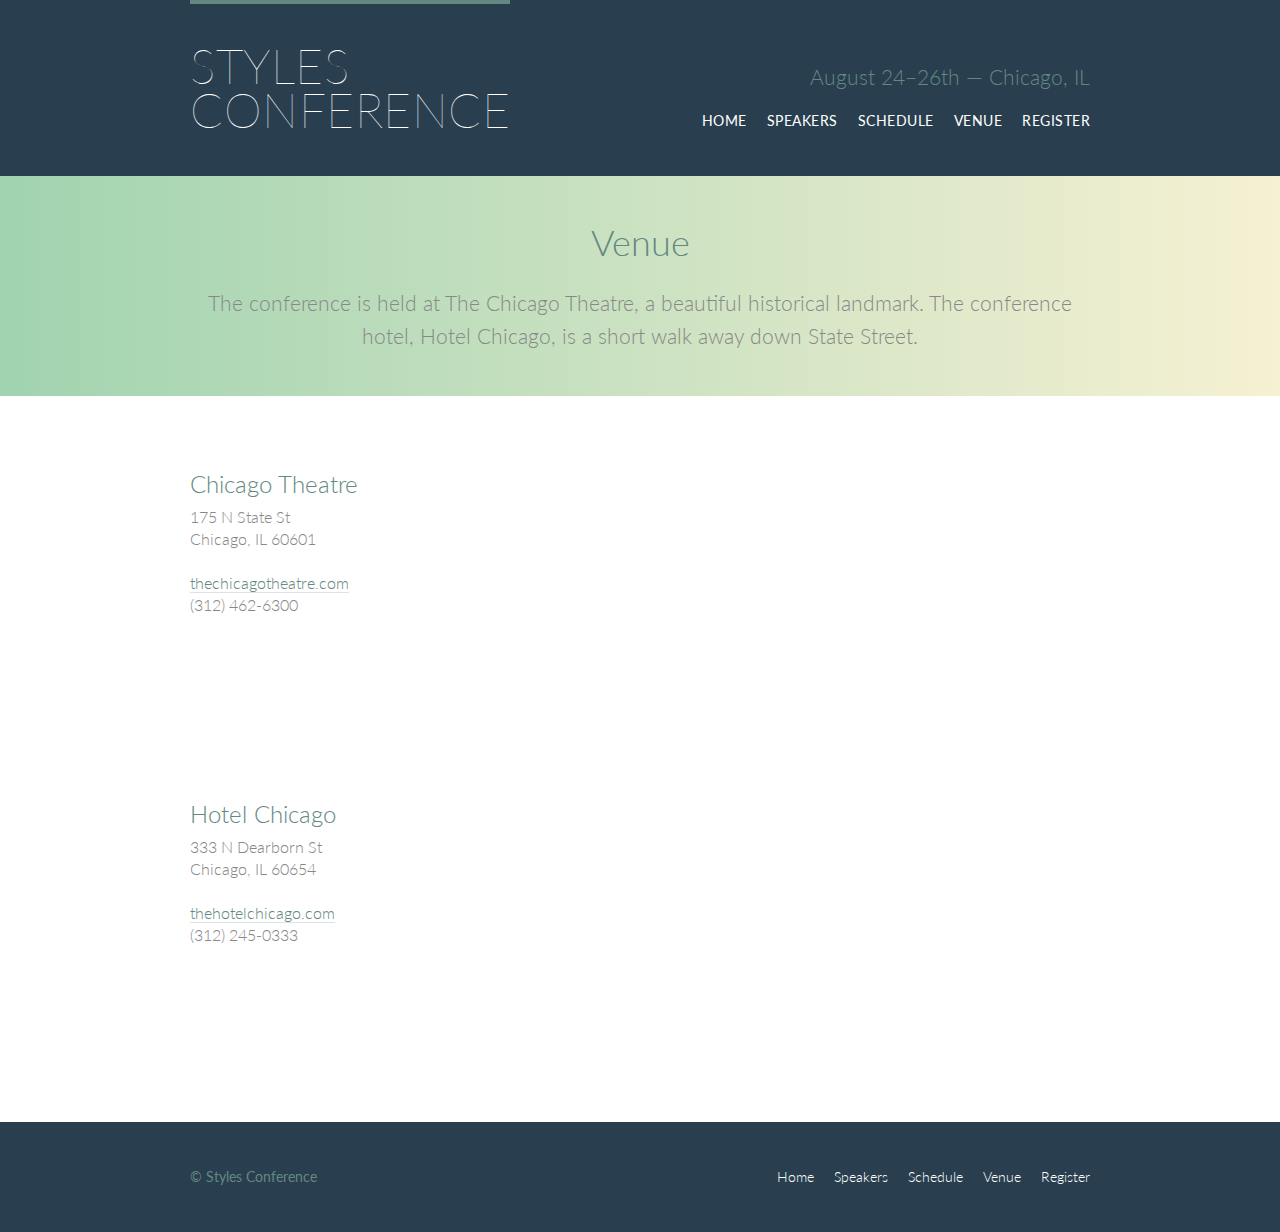
<file: venue.html>
<!DOCTYPE html>
<html lang="en">

  <head>
    <meta charset="utf-8">
    <title>Venue - Styles Conference</title>
    <link rel="stylesheet" href="assets/stylesheets/main.css">
    <link rel="stylesheet" href="http://fonts.googleapis.com/css?family=Lato:100,300,400">
  </head>

  <body>

    <!-- Header -->

    <header class="primary-header container group">

      <h1 class="logo">
        <a href="index.html">Styles <br> Conference</a>
      </h1>

      <h3 class="tagline">August 24&ndash;26th &mdash; Chicago, IL</h3>

      <nav class="nav primary-nav">
        <ul>
          <li><a href="index.html">Home</a></li><!--
          --><li><a href="speakers.html">Speakers</a></li><!--
          --><li><a href="schedule.html">Schedule</a></li><!--
          --><li><a href="venue.html">Venue</a></li><!--
          --><li><a href="register.html">Register</a></li>
        </ul>
      </nav>

    </header>

    <!-- Lead -->

    <section class="row-alt">
      <div class="lead container">

        <h1>Venue</h1>

        <p>The conference is held at The Chicago Theatre, a beautiful historical landmark. The conference hotel, Hotel Chicago, is a short walk away down State Street.</p>

      </div>
    </section>

    <!-- Main content -->

    <section class="row">
      <div class="grid">

        <!-- Chicago Theatre -->

        <section class="venue-theatre">

          <div class="col-1-3">
            <h2>Chicago Theatre</h2>
            <p>175 N State St <br> Chicago, IL 60601</p>
            <p><a href="http://www.thechicagotheatre.com/">thechicagotheatre.com</a> <br> (312) 462-6300</p>
          </div><!--

          --><iframe class="venue-map col-2-3" src="https://www.google.com/maps/embed?pb=!1m5!3m3!1m2!1s0x880e2ca55810a493%3A0x4700ddf60fcbfad6!2schicago+theatre!5e0!3m2!1sen!2sus!4v1388701393606"></iframe>

        </section>

        <!-- Hotel Chicago -->

        <section class="venue-hotel">

          <div class="col-1-3">
            <h2>Hotel Chicago</h2>
            <p>333 N Dearborn St <br> Chicago, IL 60654</p>
            <p><a href="http://thehotelchicago.com/">thehotelchicago.com</a> <br> (312) 245-0333</p>
          </div><!--

          --><iframe class="venue-map col-2-3" src="https://www.google.com/maps/embed?pb=!1m5!3m3!1m2!1s0x880e2cb1da049173%3A0xa5c91d255a775f0b!2sHotel+Sax+Chicago%2C+North+Dearborn+Street%2C+Chicago%2C+IL!5e0!3m2!1sen!2sus!4v1388702493978"></iframe>

        </section>

      </div>
    </section>

    <!-- Footer -->

    <footer class="primary-footer container group">

      <small>&copy; Styles Conference</small>

      <nav class="nav">
        <ul>
          <li><a href="index.html">Home</a></li><!--
          --><li><a href="speakers.html">Speakers</a></li><!--
          --><li><a href="schedule.html">Schedule</a></li><!--
          --><li><a href="venue.html">Venue</a></li><!--
          --><li><a href="register.html">Register</a></li>
        </ul>
      </nav>

    </footer>

  </body>
</html>
</file>
<file: assets/stylesheets/main.css>
/* http://meyerweb.com/eric/tools/css/reset/
   v2.0 | 20110126
   License: none (public domain)
*/

html, body, div, span, applet, object, iframe,
h1, h2, h3, h4, h5, h6, p, blockquote, pre,
a, abbr, acronym, address, big, cite, code,
del, dfn, em, img, ins, kbd, q, s, samp,
small, strike, strong, sub, sup, tt, var,
b, u, i, center,
dl, dt, dd, ol, ul, li,
fieldset, form, label, legend,
table, caption, tbody, tfoot, thead, tr, th, td,
article, aside, canvas, details, embed,
figure, figcaption, footer, header, hgroup,
menu, nav, output, ruby, section, summary,
time, mark, audio, video {
  margin: 0;
  padding: 0;
  border: 0;
  font-size: 100%;
  font: inherit;
  vertical-align: baseline;
}
/* HTML5 display-role reset for older browsers */
article, aside, details, figcaption, figure,
footer, header, hgroup, menu, nav, section {
  display: block;
}
body {
  line-height: 1;
}
ol, ul {
  list-style: none;
}
blockquote, q {
  quotes: none;
}
blockquote:before, blockquote:after,
q:before, q:after {
  content: '';
  content: none;
}
table {
  border-collapse: collapse;
  border-spacing: 0;
}

/*
  ========================================
  Custom styles
  ========================================
*/

body {
  background: #293f50;
  color: #888;
  font: 300 16px/22px "Lato", "Open Sans", "Helvetica Neue", Helvetica, Arial, sans-serif;
}

/*
  ========================================
  Grid
  ========================================
*/

*,
*:before,
*:after {
  -webkit-box-sizing: border-box;
     -moz-box-sizing: border-box;
          box-sizing: border-box;
}
.container,
.grid {
  margin: 0 auto;
  width: 960px;
}
.container {
  padding-left: 30px;
  padding-right: 30px;
}
.grid,
.col-1-3,
.col-2-3 {
  padding-left: 15px;
  padding-right: 15px;
}
.col-1-3,
.col-2-3  {
  display: inline-block;
  vertical-align: top;
}
.col-1-3 {
  width: 33.33%;
}
.col-2-3 {
  width: 66.66%;
}

/*
  ========================================
  Clearfix
  ========================================
*/

.group:before,
.group:after {
  content: "";
  display: table;
}
.group:after {
  clear: both;
}
.group {
  clear: both;
  *zoom: 1;
}

/*
  ========================================
  Rows
  ========================================
*/

.row,
.row-alt {
  min-width: 960px;
}
.row {
  background: #fff;
  padding: 66px 0 44px 0;
}
.row-alt {
  background: #cbe2c1;
  background: -webkit-linear-gradient(to right, #a1d3b0, #f6f1d3);
  background:    -moz-linear-gradient(to right, #a1d3b0, #f6f1d3);
  background:         linear-gradient(to right, #a1d3b0, #f6f1d3);
  padding: 44px 0 22px 0;
}

/*
  ========================================
  Typography
  ========================================
*/

h1, h2, h3, h4 {
  color: #648880;
}
h1, h3, h4, h5, p {
  margin-bottom: 22px;
}
h1 {
  font-size: 36px;
  line-height: 44px;
}
h2 {
  font-size: 24px;
  line-height: 44px;
}
h3 {
  font-size: 21px;
}
h4 {
  font-size: 18px;
}
h5 {
  color: #a9b2b9;
  font-size: 14px;
  font-weight: 400;
  text-transform: uppercase;
}
strong {
  font-weight: 400;
}
cite,
em {
  font-style: italic;
}

/*
  ========================================
  Leads
  ========================================
*/

.lead {
  text-align: center;
}
.lead p {
  font-size: 21px;
  line-height: 33px;
}

/*
  ========================================
  Links
  ========================================
*/

a {
  color: #648880;
  text-decoration: none;
}
a:hover {
  color: #a9b2b9;
}
p a {
  border-bottom: 1px solid #dfe2e5;
}
.primary-header a,
.primary-footer a {
  color: #fff;
}
.primary-header a:hover,
.primary-footer a:hover {
  color: #648880;
}

/*
  ========================================
  Buttons
  ========================================
*/

.btn {
  border-radius: 5px;
  color: #fff;
  cursor: pointer;
  display: inline-block;
  font-weight: 400;
  letter-spacing: .5px;
  margin: 0;
  text-transform: uppercase;
}
.btn-default {
  border: 0;
  background: #648880;
  padding: 11px 30px;
  font-size: 14px;
}
.btn-default:hover {
  background: #77a198;
}
.btn-alt {
  border: 1px solid #fff;
  padding: 10px 30px;
}
.btn-alt:hover {
  background: #fff;
  color: #648880;
}

/*
  ========================================
  Primary header
  ========================================
*/

.logo {
  border-top: 4px solid #648880;
  float: left;
  font-size: 48px;
  font-weight: 100;
  letter-spacing: .5px;
  line-height: 44px;
  padding: 40px 0 22px 0;
  text-transform: uppercase;
}
.tagline {
  margin: 66px 0 22px 0;
  text-align: right;
}
.primary-nav {
  font-size: 14px;
  font-weight: 400;
  letter-spacing: .5px;
  text-transform: uppercase;
}

/*
  ========================================
  Primary footer
  ========================================
*/

.primary-footer {
  color: #648880;
  font-size: 14px;
  padding-bottom: 44px;
  padding-top: 44px;
}
.primary-footer small {
  float: left;
  font-weight: 400;
}

/*
  ========================================
  Navigation
  ========================================
*/

.nav {
  text-align: right;
}
.nav li {
  display: inline-block;
  margin: 0 10px;
  vertical-align: top;
}
.nav li:last-child {
  margin-right: 0;
}

/*
  ========================================
  Home
  ========================================
*/

.hero {
  color: #fff;
  line-height: 44px;
  padding: 22px 80px 66px 80px;
  text-align: center;
}
.hero h2 {
  font-size: 36px;
}
.hero p {
  font-size: 24px;
  font-weight: 100;
}
.teaser a:hover h3 {
  color: #a9b2b9;
}
.teaser img {
  border-radius: 5px;
  display: block;
  margin-bottom: 22px;
  max-width: 100%
}

/*
  ========================================
  Speakers
  ========================================
*/

.speaker {
  margin-bottom: 44px;
}
.speaker-info {
  border: 1px solid #dfe2e5;
  border-radius: 5px;
  margin-top: 88px;
  padding-bottom: 22px;
  text-align: center;
}
.speaker-info img {
  border-radius: 50%;
  height: 130px;
  margin: -66px 0 22px 0;
  vertical-align: top;
}

/*
  ========================================
  Venue
  ========================================
*/

.venue-theatre {
  margin-bottom: 66px;
}
.venue-hotel {
  margin-bottom: 22px;
}
.venue-map {
  height: 264px;
}

/*
  ========================================
  Register
  ========================================
*/

.why-attend {
  list-style: square;
  margin: 0 0 22px 30px;
}
form {
  margin-bottom: 22px;
}
input,
select,
textarea {
  font: 300 16px/22px "Lato", "Open Sans", "Helvetica Neue", Helvetica, Arial, sans-serif;
}
.register-group label {
  color: #648880;
  cursor: pointer;
  font-weight: 400;
}
.register-group input,
.register-group select,
.register-group textarea {
  border: 1px solid #c6c9cc;
  border-radius: 5px;
  color: #888;
  display: block;
  margin: 5px 0 27px 0;
  padding: 5px 8px;
}
.register-group input,
.register-group textarea {
  width: 100%;
}
.register-group select {
  height: 34px;
  width: 60px;
}
.register-group textarea {
  height: 78px;
}
</file>
